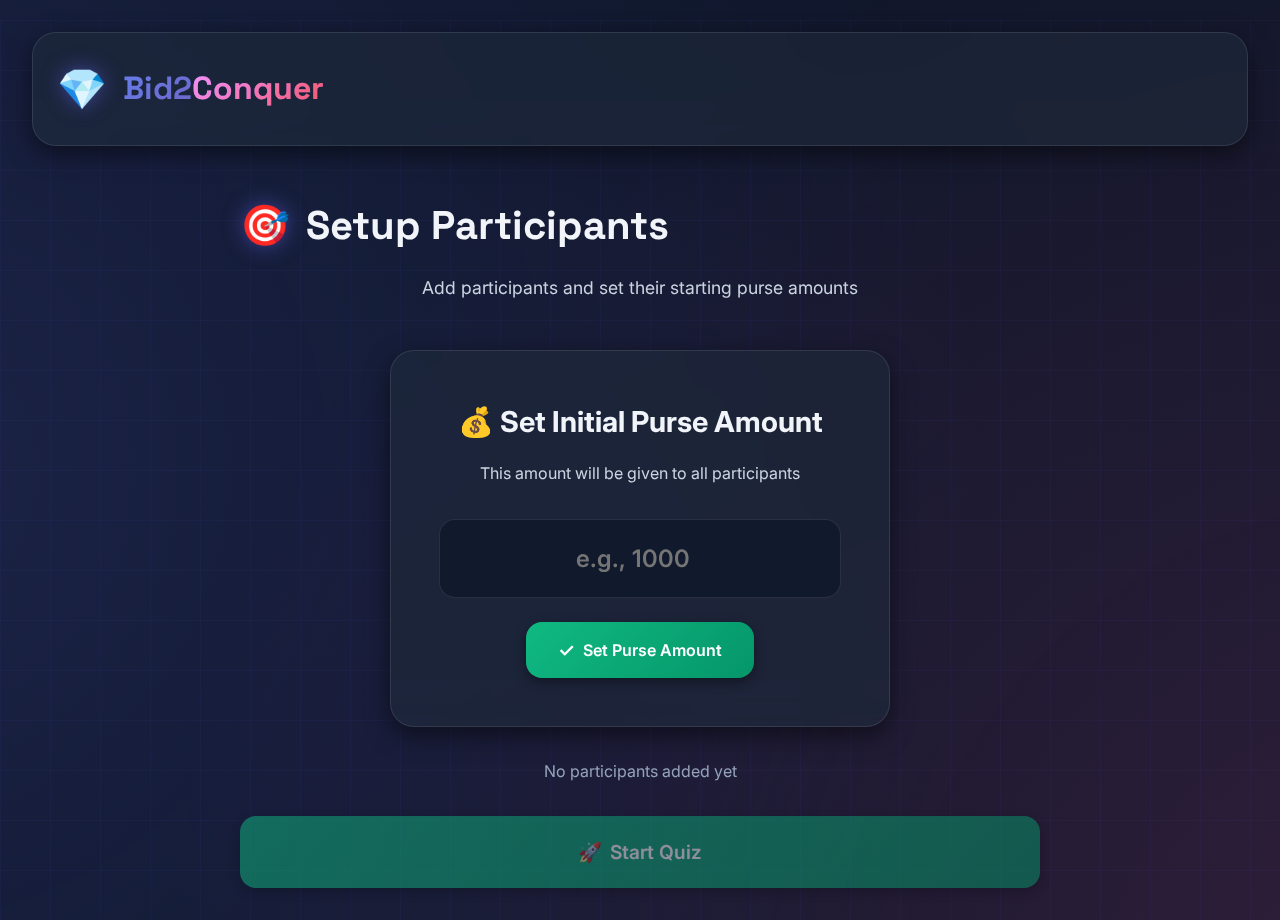
<file: index.html>
<!DOCTYPE html>
<html lang="en">

<head>
    <meta charset="UTF-8">
    <meta name="viewport" content="width=device-width, initial-scale=1.0">
    <title>Bid 2 Conquer Quiz - Auction Your Knowledge</title>
    <meta name="description"
        content="A unique quiz game where participants bid to answer questions and win secret rewards">
    <link rel="stylesheet" href="styles.css">
    <link rel="preconnect" href="https://fonts.googleapis.com">
    <link rel="preconnect" href="https://fonts.gstatic.com" crossorigin>
    <link
        href="https://fonts.googleapis.com/css2?family=Inter:wght@300;400;500;600;700;800&family=Space+Grotesk:wght@700&display=swap"
        rel="stylesheet">
</head>

<body>
    <!-- Background Effects -->
    <div class="bg-gradient"></div>
    <div class="bg-grid"></div>

    <!-- Main Container -->
    <div class="container">
        <!-- Header -->
        <header class="header">
            <div class="logo">
                <div class="logo-icon">💎</div>
                <h1>Bid2<span>Conquer</span></h1>
            </div>
            <div class="header-stats" id="headerStats"></div>
        </header>

        <!-- Setup View -->
        <section id="setupView" class="view active">
            <div class="setup-container">
                <div class="setup-header">
                    <h2 class="section-title">
                        <span class="title-icon">🎯</span>
                        Setup Participants
                    </h2>
                    <p class="section-description">Add participants and set their starting purse amounts</p>
                </div>

                <!-- Global Purse Amount -->
                <div class="purse-setup" id="purseSetup">
                    <div class="purse-card">
                        <h3>💰 Set Initial Purse Amount</h3>
                        <p class="purse-description">This amount will be given to all participants</p>
                        <div class="form-group">
                            <input type="number" id="globalPurseAmount" placeholder="e.g., 1000" min="0" step="100"
                                autofocus>
                        </div>
                        <button class="btn btn-success" onclick="setPurseAmount()">
                            <span class="btn-icon">✓</span>
                            Set Purse Amount
                        </button>
                    </div>
                </div>

                <!-- Participant Names Form (hidden initially) -->
                <div class="participant-form" id="participantForm" style="display: none;">
                    <div class="purse-display">
                        <span class="purse-label">Starting Purse for Each Participant:</span>
                        <span class="purse-value" id="purseDisplay">$0</span>
                        <button class="btn-link" onclick="changePurseAmount()">Change</button>
                    </div>

                    <div class="setup-form">
                        <div class="form-group">
                            <label for="participantName">Participant Name</label>
                            <input type="text" id="participantName" placeholder="Enter participant name"
                                autocomplete="off">
                        </div>
                        <button class="btn btn-primary" onclick="addParticipant()">
                            <span class="btn-icon">➕</span>
                            Add Participant
                        </button>
                    </div>
                </div>

                <div class="participants-list" id="participantsList"></div>

                <button class="btn btn-success btn-large" id="startQuizBtn" onclick="startQuiz()" disabled>
                    <span class="btn-icon">🚀</span>
                    Start Quiz
                </button>
            </div>
        </section>

        <!-- Quiz View -->
        <section id="quizView" class="view">
            <div class="quiz-container">
                <!-- Question Card (Flip Card) -->
                <div class="flip-card" id="flipCard">
                    <div class="flip-card-inner" id="flipCardInner">
                        <!-- Front Side - Question -->
                        <div class="flip-card-front">
                            <div class="question-card">
                                <div class="question-header">
                                    <span class="question-number" id="questionNumber">Question 1</span>
                                    <span class="secret-reward" id="secretRewardFront">
                                        <span class="lock-icon">🔒</span>
                                        Secret Reward
                                    </span>
                                </div>
                                <div class="question-content">
                                    <div class="question-icon">❓</div>
                                    <h2 class="question-text" id="questionText"></h2>
                                </div>

                                <!-- Options Display (shown if visible=true) -->
                                <div class="options-container" id="optionsContainer">
                                    <div class="options-grid" id="optionsGrid">
                                        <!-- Options will be populated by JS -->
                                    </div>
                                    <div class="no-hints" id="noHints" style="display: none;">
                                        <span class="no-hints-icon">🤔</span>
                                        <span class="no-hints-text">No hints for this question!</span>
                                    </div>
                                </div>
                            </div>
                        </div>

                        <!-- Back Side - Answer & Reward -->
                        <div class="flip-card-back">
                            <div class="question-card result-card">
                                <div class="question-header">
                                    <span class="question-number" id="questionNumberBack">Question 1</span>
                                    <span class="secret-reward" id="secretReward">
                                        <span class="lock-icon">🔒</span>
                                        Secret Reward
                                    </span>
                                </div>

                                <!-- Card Body with Reveal Sections -->
                                <div class="card-reveal-content">
                                    <!-- Answer Reveal Section -->
                                    <div class="reveal-box answer-box" id="answerRevealBox"
                                        onclick="revealAnswerOnCard()">
                                        <div class="reveal-box-locked" id="answerLocked">
                                            <div class="reveal-box-icon">👁️</div>
                                            <div class="reveal-box-text">Tap to Reveal Answer</div>
                                        </div>
                                        <div class="reveal-box-content" id="answerContent" style="display: none;">
                                            <div class="result-icon" id="resultIcon">❓</div>
                                            <div class="result-text" id="resultText">Checking...</div>
                                            <div class="correct-answer" id="correctAnswerDisplay"></div>
                                        </div>
                                    </div>

                                    <!-- Reward Reveal Section -->
                                    <div class="reveal-box reward-box" id="rewardRevealBox"
                                        onclick="revealRewardOnCard()">
                                        <div class="reveal-box-locked" id="rewardLocked">
                                            <div class="reveal-box-icon">🎁</div>
                                            <div class="reveal-box-text">Tap to Reveal Reward</div>
                                        </div>
                                        <div class="reveal-box-content" id="rewardContent" style="display: none;">
                                            <div class="reward-amount-icon">🪙</div>
                                            <div class="reward-amount" id="rewardAmount">$0</div>
                                        </div>
                                    </div>
                                </div>

                                <!-- Next Question Button (shown after both reveals) -->
                                <div class="card-continue" id="cardContinueBtn" style="display: none;">
                                    <button class="btn btn-success btn-large" onclick="submitResult()"
                                        id="nextQuestionCardBtn">
                                        <span class="btn-icon">➡️</span>
                                        Next Question
                                    </button>
                                </div>
                            </div>
                        </div>
                    </div>
                </div>

                <!-- Bid Winner Entry -->
                <div class="bid-entry-section">
                    <h3 class="section-subtitle">
                        <span class="icon">💰</span>
                        Enter Bid Winner (Offline Bidding)
                    </h3>

                    <div class="bid-entry-form">
                        <div class="form-row">
                            <div class="form-group">
                                <label for="bidWinner">Bid Winner</label>
                                <select id="bidWinner" onchange="updateWinnerPurse()">
                                    <option value="">Select winner...</option>
                                </select>
                            </div>
                            <div class="form-group">
                                <label for="winnerBidAmount">Bid Amount</label>
                                <input type="number" id="winnerBidAmount" placeholder="Enter bid amount" min="1"
                                    step="10">
                            </div>
                        </div>
                        <div class="winner-purse" id="winnerPurse"></div>
                        <div class="form-row" id="rewardEntryRow" style="display: none; margin-top:10px;">
                            <div class="form-group">
                                <label for="rewardGivenAmount">Reward Given (optional)</label>
                                <input type="number" id="rewardGivenAmount" placeholder="Enter reward amount" min="0" step="10">
                            </div>
                            <div class="form-group">
                                <label>&nbsp;</label>
                                <button class="btn btn-success" id="submitResultBtn" onclick="submitResult()">
                                    <span class="btn-icon">✓</span>
                                    Submit Result
                                </button>
                            </div>
                        </div>
                    </div>
                </div>

                <!-- NOTE: Answer entry removed per new flow. Host will flip card, reveal answer/reward, then enter winner/bid/reward and submit result. -->
            </div>
        </section>

        <!-- Leaderboard View -->
        <section id="leaderboardView" class="view">
            <div class="leaderboard-container">
                <div class="leaderboard-header">
                    <h2 class="section-title">
                        <span class="title-icon">🏆</span>
                        Leaderboard
                    </h2>
                    <div class="search-box">
                        <input type="text" id="searchParticipant" placeholder="Search participant..."
                            oninput="filterLeaderboard()">
                        <span class="search-icon">🔍</span>
                    </div>
                </div>

                <div class="stats-grid">
                    <div class="stat-card">
                        <div class="stat-icon">👥</div>
                        <div class="stat-info">
                            <span class="stat-label">Total Participants</span>
                            <span class="stat-value" id="totalParticipants">0</span>
                        </div>
                    </div>
                    <div class="stat-card">
                        <div class="stat-icon">❓</div>
                        <div class="stat-info">
                            <span class="stat-label">Questions Answered</span>
                            <span class="stat-value" id="questionsAnswered">0</span>
                        </div>
                    </div>
                    <div class="stat-card">
                        <div class="stat-icon">🪙</div>
                        <div class="stat-info">
                            <span class="stat-label">Total Rewards</span>
                            <span class="stat-value" id="totalRewards">$0</span>
                        </div>
                    </div>
                </div>

                <div class="leaderboard-table" id="leaderboardTable"></div>

                <button class="btn btn-primary btn-large" onclick="nextQuestion()">
                    <span class="btn-icon">➡️</span>
                    Next Question
                </button>
            </div>
        </section>
    </div>

    <!-- Toast Notifications -->
    <div id="toastContainer" class="toast-container"></div>

    <script src="script.js"></script>
</body>

</html>
</file>
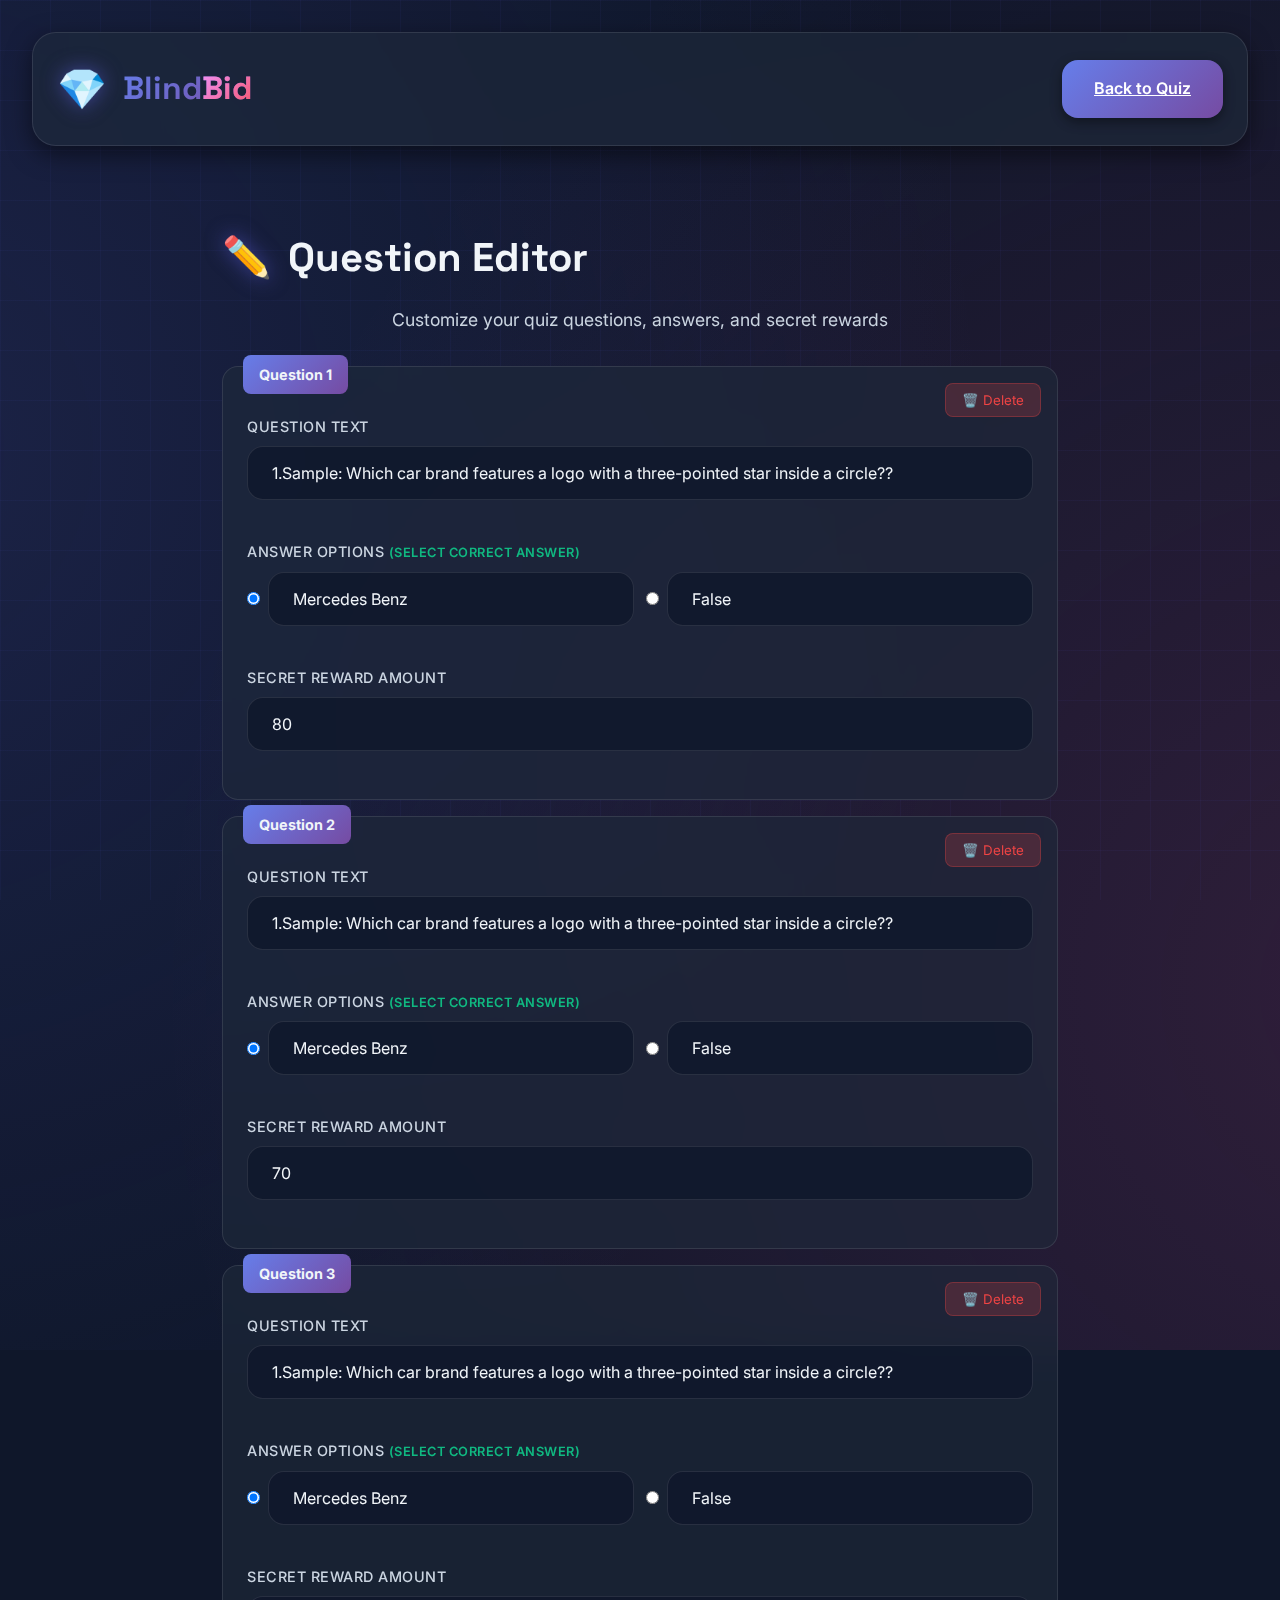
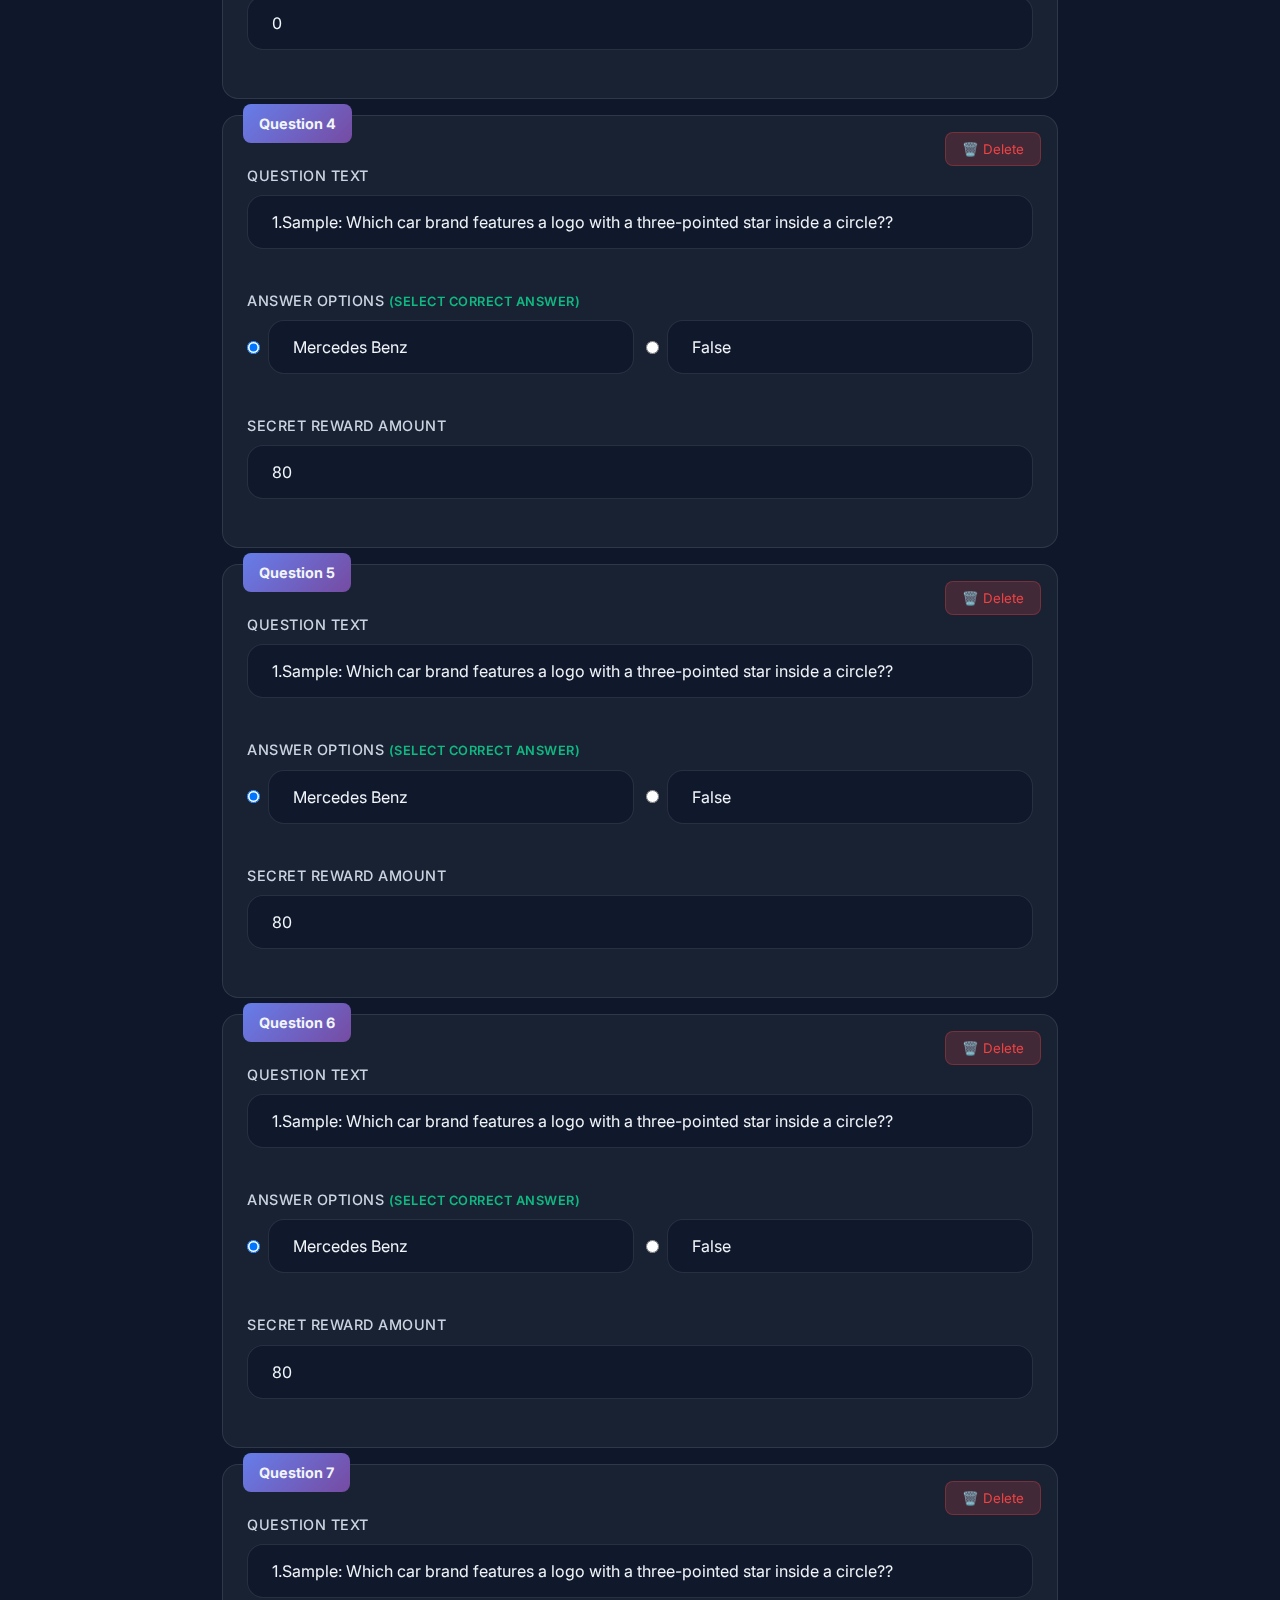
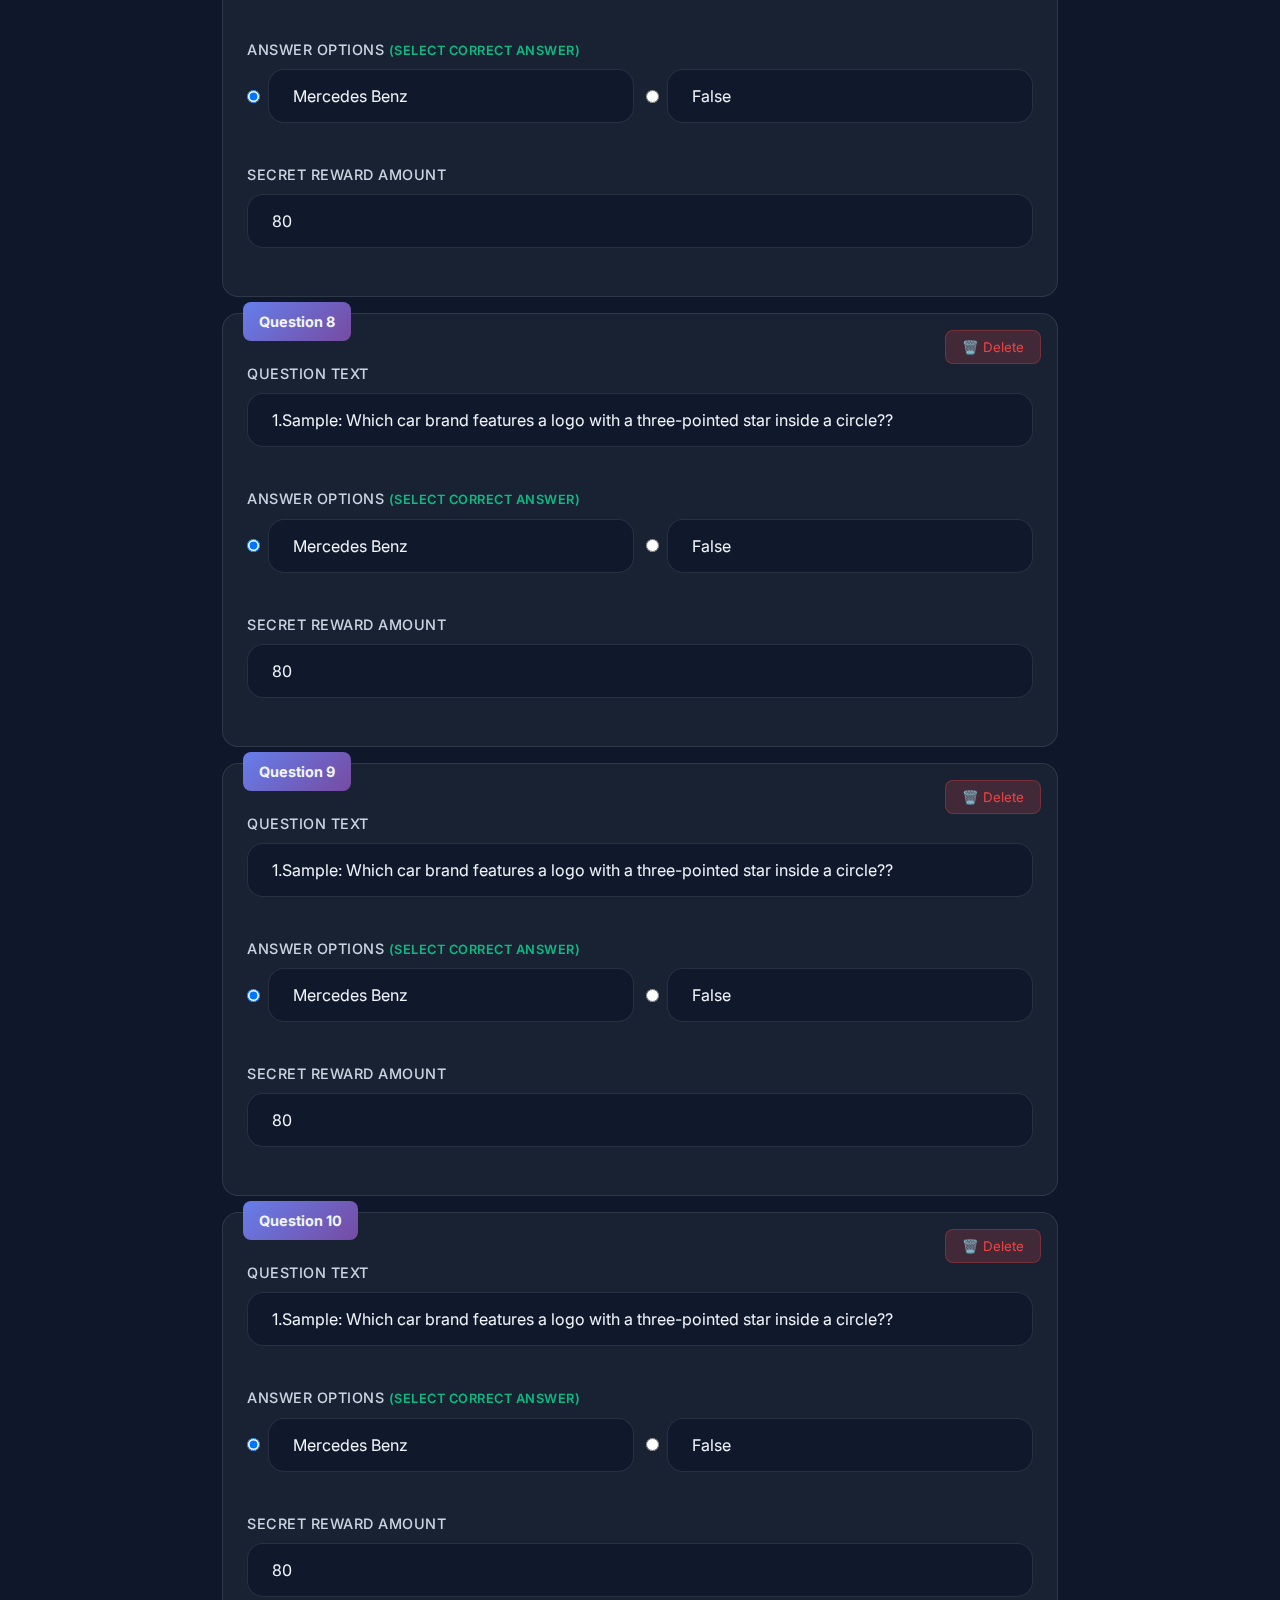
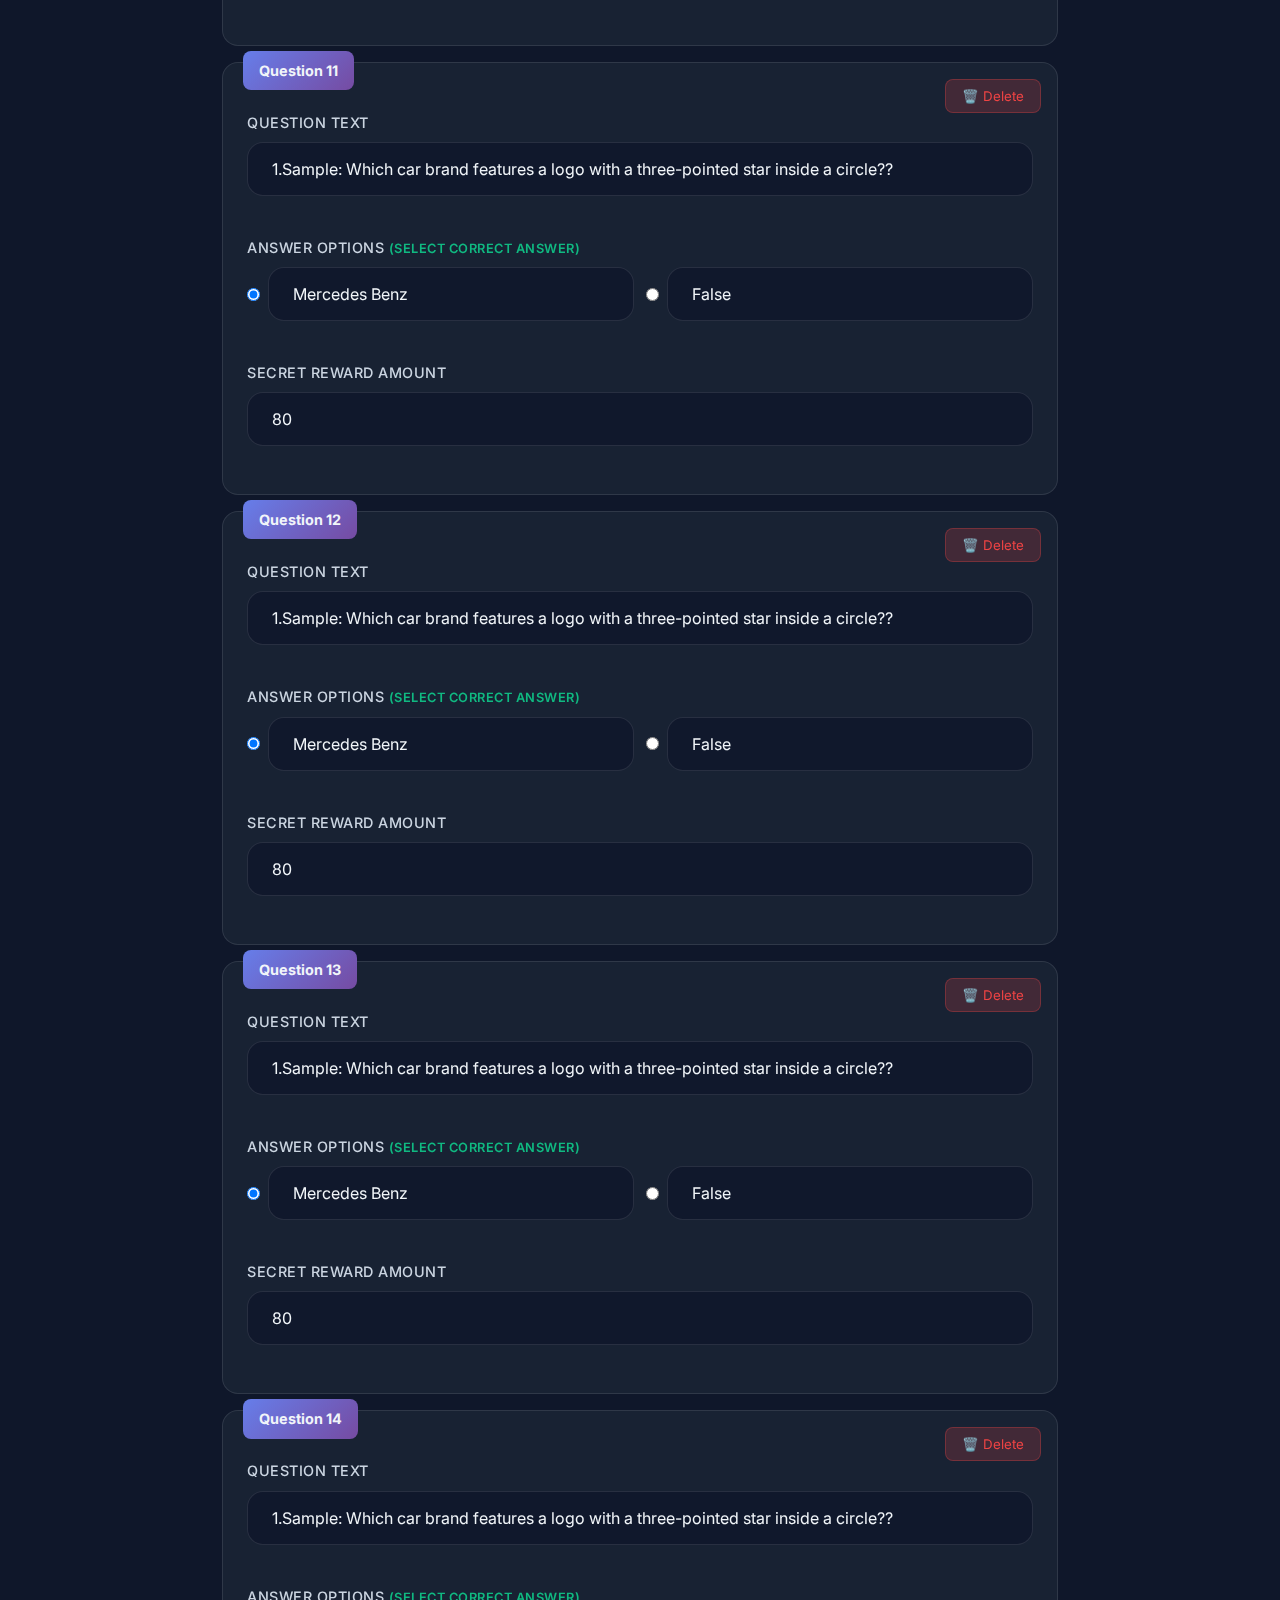
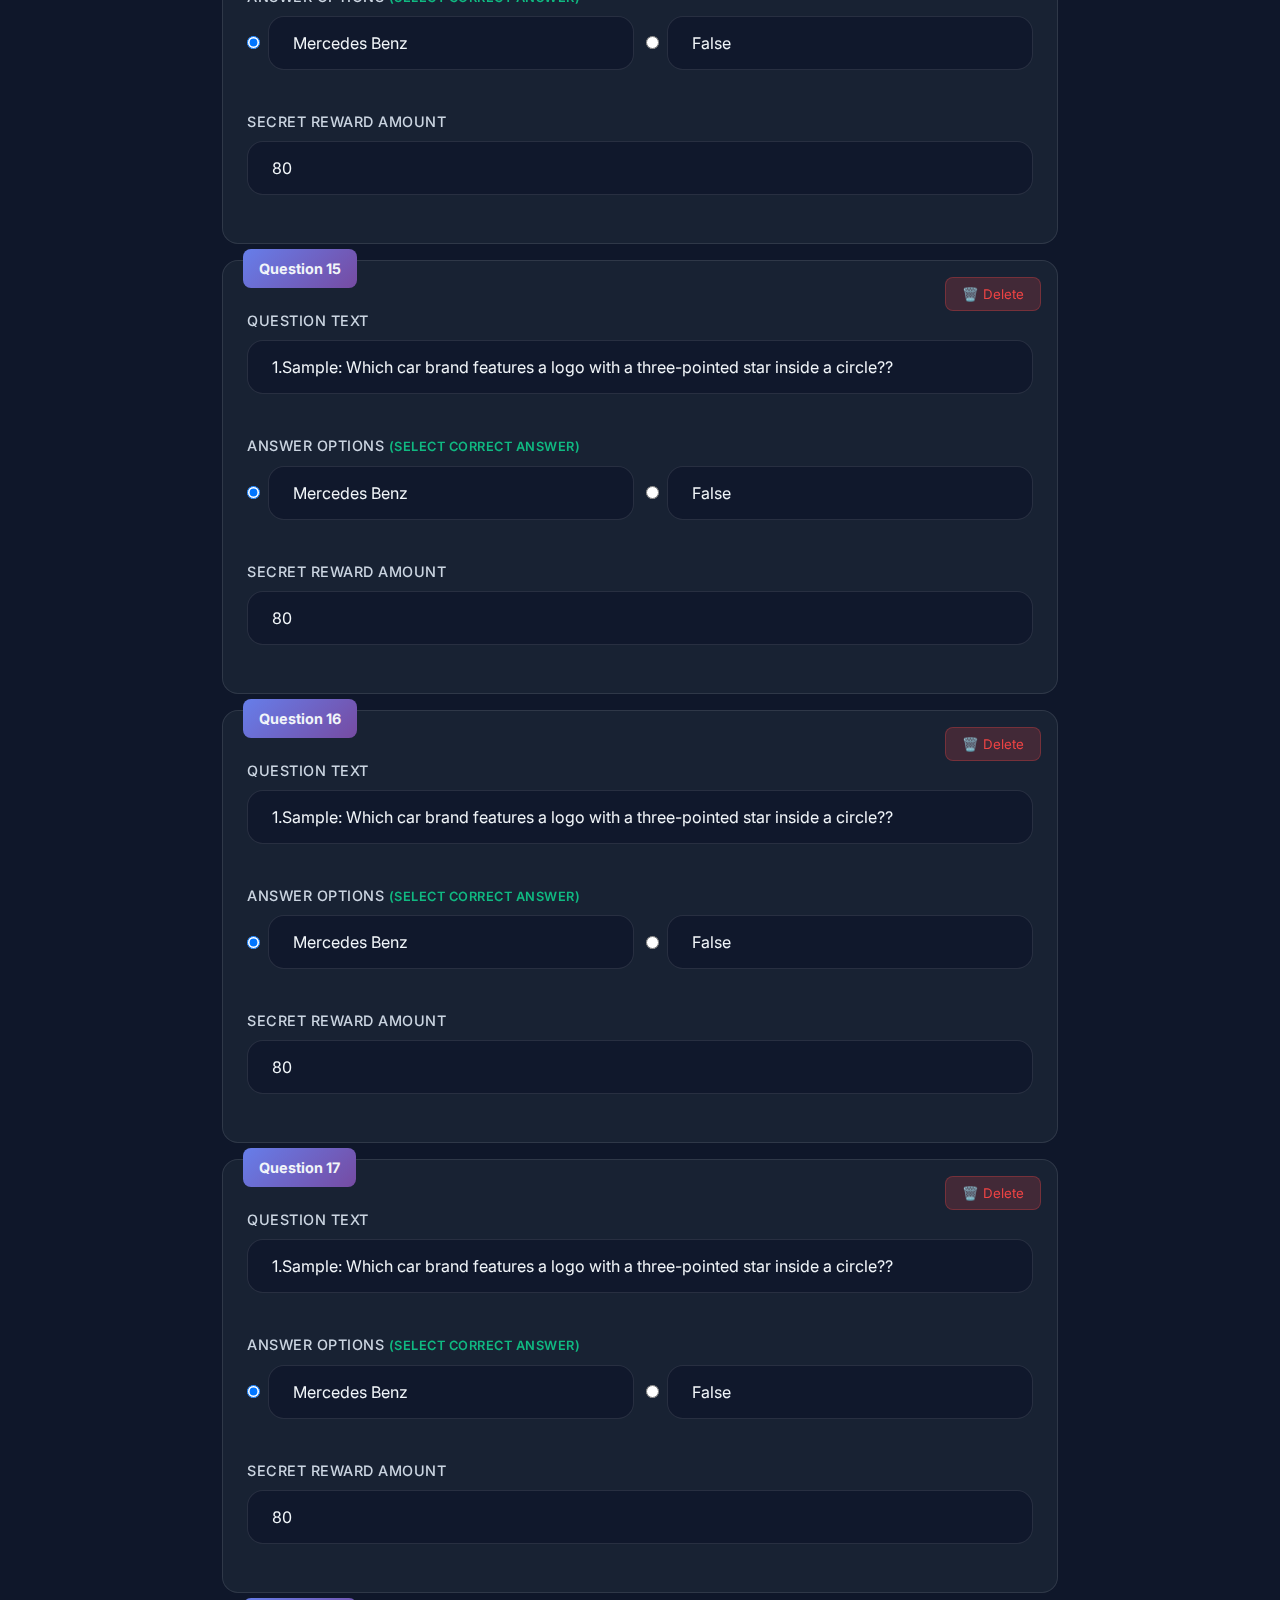
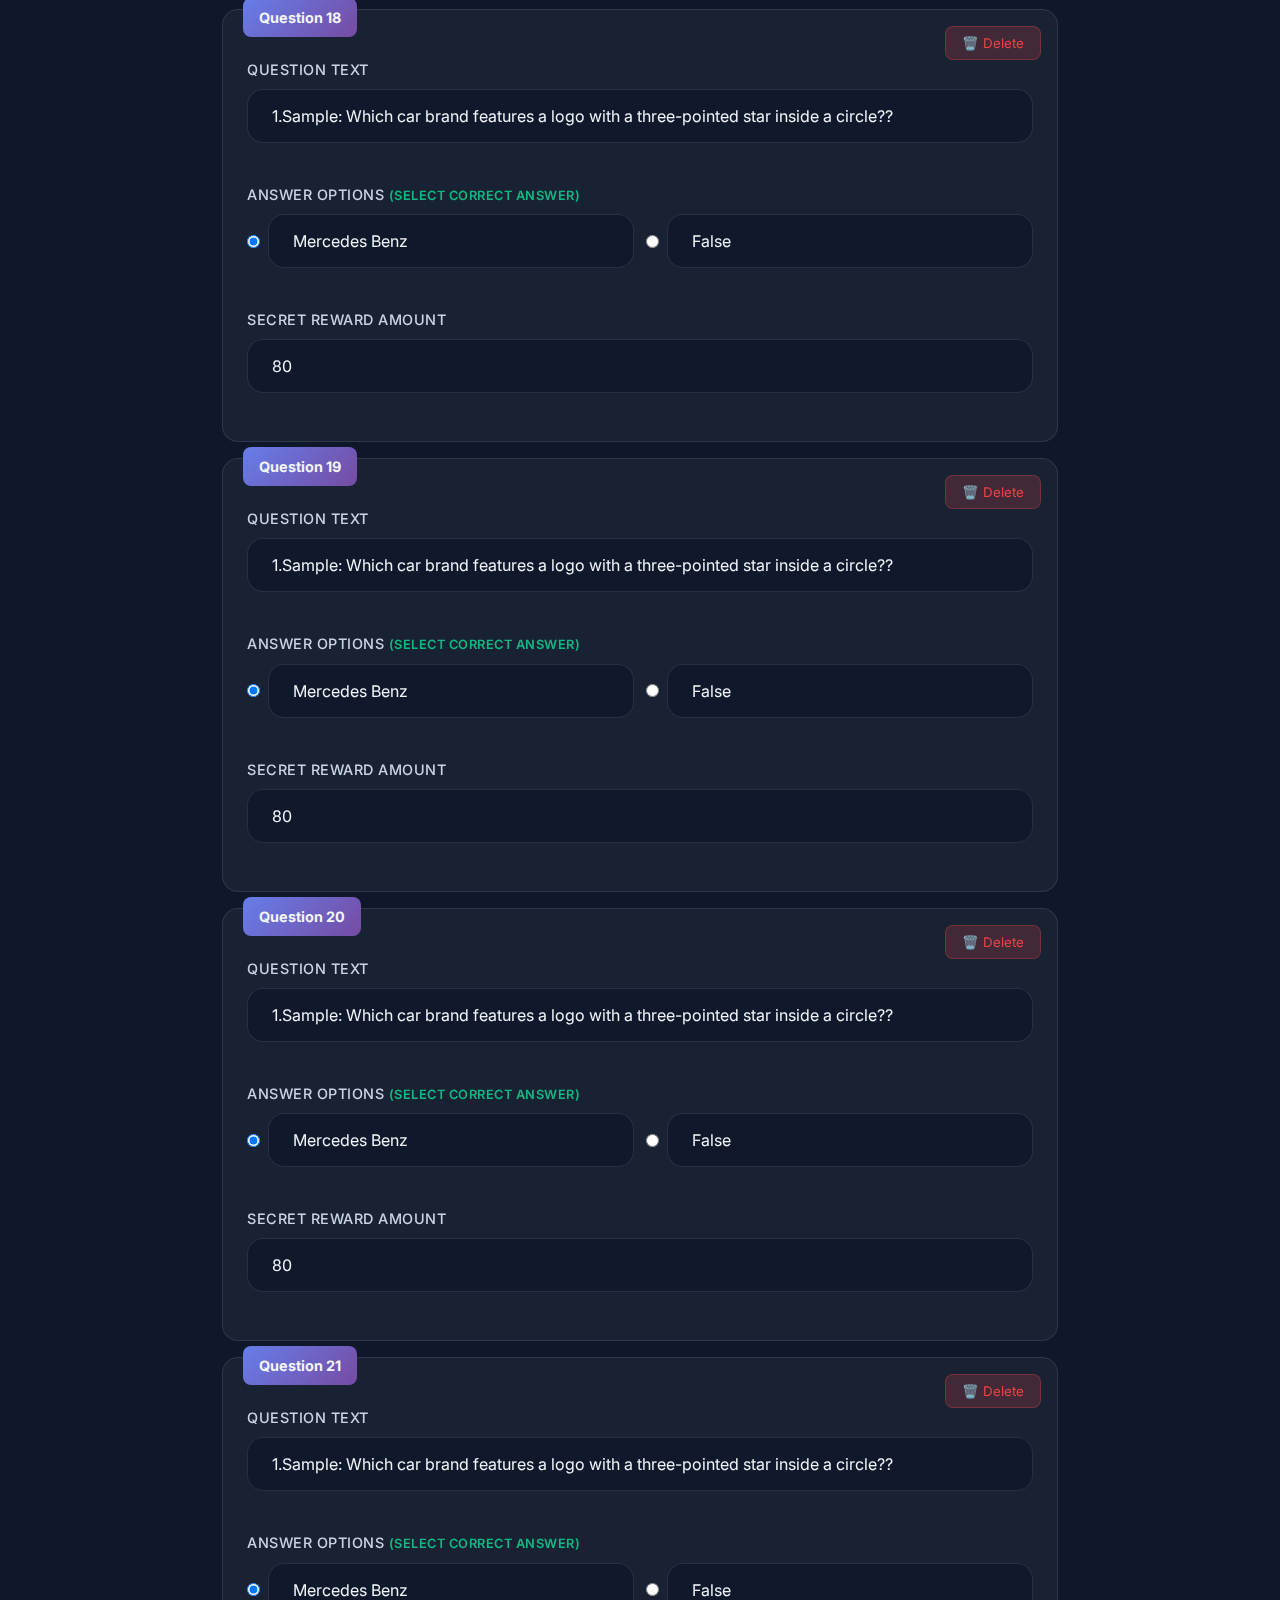
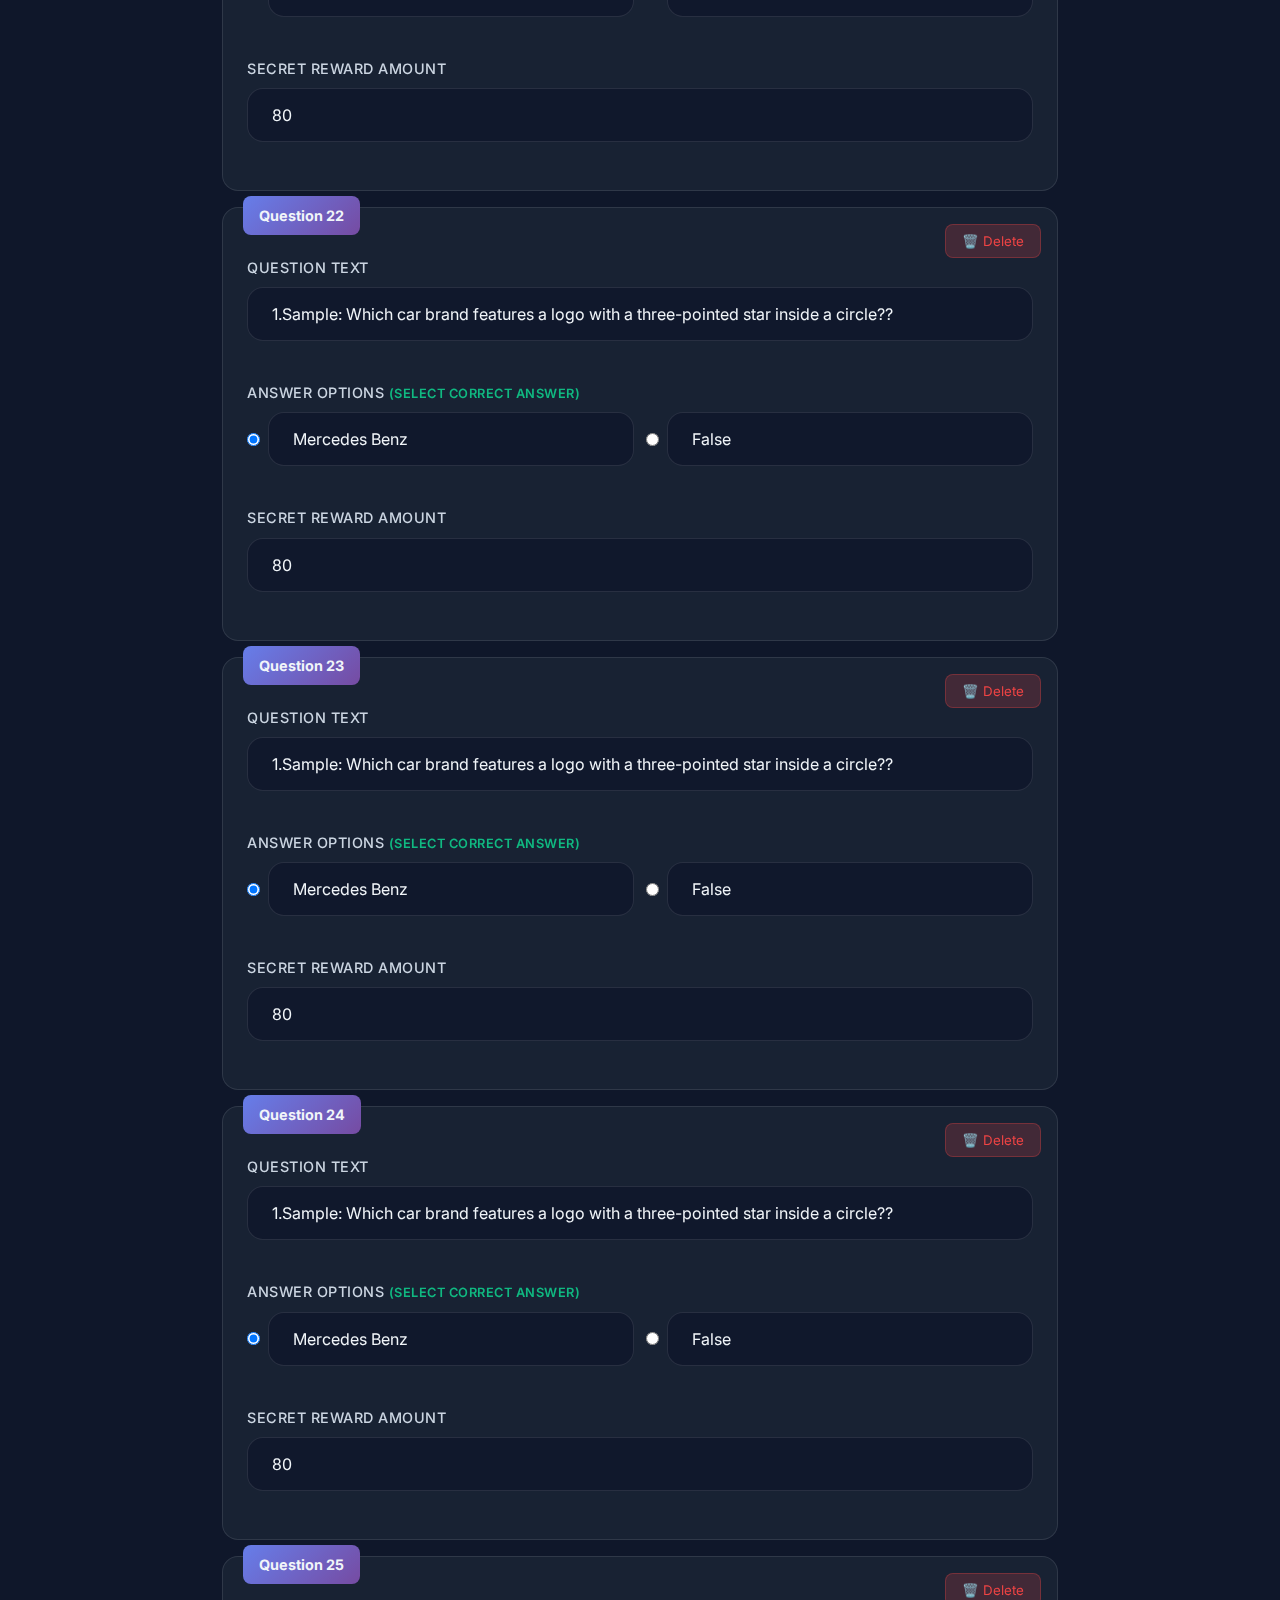
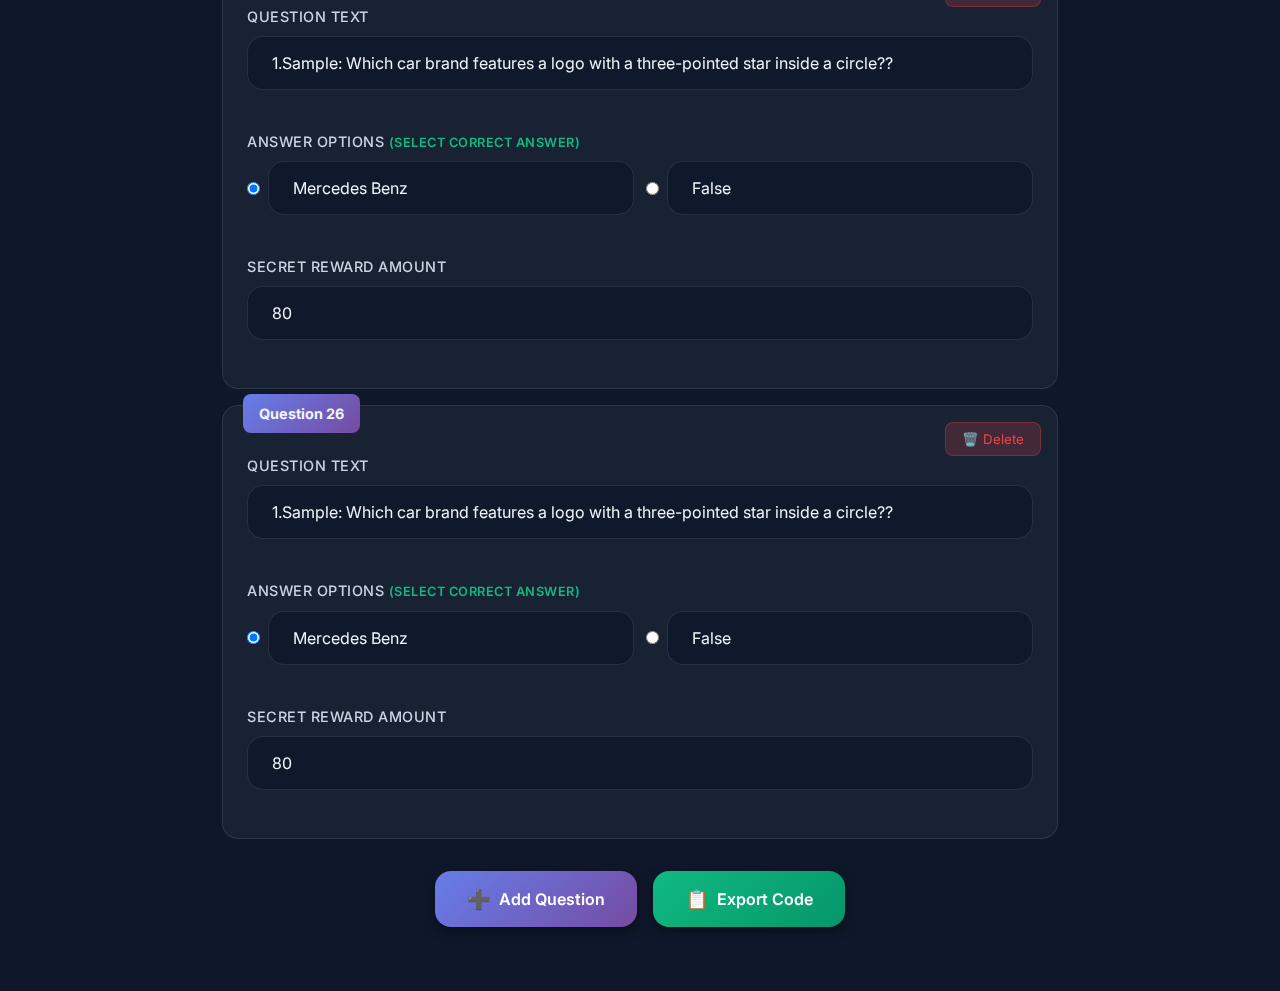
<file: editor.html>
<!DOCTYPE html>
<html lang="en">

<head>
    <meta charset="UTF-8">
    <meta name="viewport" content="width=device-width, initial-scale=1.0">
    <title>Quiz Question Editor - Bid 2 Conquer Quiz</title>
    <meta name="description" content="Customize quiz questions, answers, and rewards for Bid 2 Conquer Quiz">
    <link rel="stylesheet" href="styles.css">
    <link rel="preconnect" href="https://fonts.googleapis.com">
    <link rel="preconnect" href="https://fonts.gstatic.com" crossorigin>
    <link
        href="https://fonts.googleapis.com/css2?family=Inter:wght@300;400;500;600;700;800&family=Space+Grotesk:wght@700&display=swap"
        rel="stylesheet">
    <style>
        .editor-container {
            max-width: 900px;
            margin: 0 auto;
            padding: 2rem;
        }

        .question-editor {
            background: rgba(30, 41, 59, 0.6);
            backdrop-filter: blur(20px);
            padding: 1.5rem;
            border-radius: 1rem;
            border: 1px solid rgba(255, 255, 255, 0.1);
            margin-bottom: 1rem;
            position: relative;
        }

        .question-number-badge {
            position: absolute;
            top: -12px;
            left: 20px;
            background: var(--gradient-primary);
            padding: 0.5rem 1rem;
            border-radius: 0.5rem;
            font-weight: 700;
            font-size: 0.9rem;
        }

        .delete-btn {
            position: absolute;
            top: 1rem;
            right: 1rem;
            background: rgba(239, 68, 68, 0.2);
            border: 1px solid rgba(239, 68, 68, 0.3);
            color: var(--danger);
            padding: 0.5rem 1rem;
            border-radius: 0.5rem;
            cursor: pointer;
            transition: all 0.3s ease;
            font-family: 'Inter', sans-serif;
        }

        .delete-btn:hover {
            background: var(--danger);
            color: white;
        }

        .editor-grid {
            display: grid;
            gap: 1rem;
            margin-top: 1.5rem;
        }

        .options-grid {
            display: grid;
            grid-template-columns: repeat(2, 1fr);
            gap: 0.75rem;
        }

        .option-input-wrapper {
            display: flex;
            gap: 0.5rem;
            align-items: center;
        }

        .option-input-wrapper input[type="radio"] {
            width: auto;
            cursor: pointer;
        }

        .correct-label {
            color: var(--success);
            font-size: 0.8rem;
            font-weight: 600;
            text-transform: uppercase;
        }

        .actions {
            display: flex;
            gap: 1rem;
            margin-top: 2rem;
            justify-content: center;
        }

        .export-section {
            background: rgba(16, 185, 129, 0.1);
            border: 1px solid rgba(16, 185, 129, 0.3);
            padding: 1.5rem;
            border-radius: 1rem;
            margin-top: 2rem;
        }

        .code-output {
            background: rgba(15, 23, 42, 0.8);
            padding: 1rem;
            border-radius: 0.5rem;
            font-family: 'Courier New', monospace;
            font-size: 0.9rem;
            color: var(--success);
            max-height: 300px;
            overflow-y: auto;
            white-space: pre;
            margin-top: 1rem;
        }

        @media (max-width: 768px) {
            .options-grid {
                grid-template-columns: 1fr;
            }
        }
    </style>
</head>

<body>
    <div class="bg-gradient"></div>
    <div class="bg-grid"></div>

    <div class="container">
        <header class="header">
            <div class="logo">
                <div class="logo-icon">💎</div>
                <h1>Blind<span>Bid</span></h1>
            </div>
            <a href="index.html" class="btn btn-primary">Back to Quiz</a>
        </header>

        <div class="editor-container">
            <div class="setup-header" style="text-align: center; margin-bottom: 2rem;">
                <h2 class="section-title">
                    <span class="title-icon">✏️</span>
                    Question Editor
                </h2>
                <p class="section-description">Customize your quiz questions, answers, and secret rewards</p>
            </div>

            <div id="questionsContainer"></div>

            <div class="actions">
                <button class="btn btn-primary" onclick="addQuestion()">
                    <span class="btn-icon">➕</span>
                    Add Question
                </button>
                <button class="btn btn-success" onclick="exportQuestions()">
                    <span class="btn-icon">📋</span>
                    Export Code
                </button>
            </div>

            <div class="export-section" id="exportSection" style="display: none;">
                <h3 style="margin-top: 0;">Copy this code:</h3>
                <p style="color: var(--text-secondary); font-size: 0.9rem;">
                    Replace the <code>quizQuestions</code> array in script.js with this code (around line 10)
                </p>
                <button class="btn btn-warning" onclick="copyCode()" style="margin-bottom: 1rem;">
                    <span class="btn-icon">📄</span>
                    Copy to Clipboard
                </button>
                <div class="code-output" id="codeOutput"></div>
            </div>
        </div>
    </div>

    <div id="toastContainer" class="toast-container"></div>

    <script src="script.js"></script>
    <script>
        let editorQuestions = [];

        // Load existing questions or create default
        function initEditor() {
            if (quizQuestions && quizQuestions.length > 0) {
                editorQuestions = JSON.parse(JSON.stringify(quizQuestions));
            } else {
                editorQuestions = [{
                    question: "",
                    options: ["", "", "", ""],
                    correct: 0,
                    reward: 500
                }];
            }
            renderQuestions();
        }

        function addQuestion() {
            editorQuestions.push({
                question: "",
                options: ["", "", "", ""],
                correct: 0,
                reward: 500
            });
            renderQuestions();
        }

        function deleteQuestion(index) {
            if (editorQuestions.length <= 1) {
                showToast('Cannot Delete', 'You must have at least one question', 'warning');
                return;
            }
            if (confirm('Delete this question?')) {
                editorQuestions.splice(index, 1);
                renderQuestions();
            }
        }

        function updateQuestion(index, field, value) {
            editorQuestions[index][field] = value;
        }

        function updateOption(qIndex, optIndex, value) {
            editorQuestions[qIndex].options[optIndex] = value;
        }

        function setCorrectAnswer(qIndex, optIndex) {
            editorQuestions[qIndex].correct = optIndex;
            renderQuestions();
        }

        function renderQuestions() {
            const container = document.getElementById('questionsContainer');
            container.innerHTML = editorQuestions.map((q, i) => `
                <div class="question-editor">
                    <span class="question-number-badge">Question ${i + 1}</span>
                    ${editorQuestions.length > 1 ? `<button class="delete-btn" onclick="deleteQuestion(${i})">🗑️ Delete</button>` : ''}
                    
                    <div class="editor-grid">
                        <div class="form-group">
                            <label>Question Text</label>
                            <input type="text" 
                                   value="${q.question}" 
                                   onchange="updateQuestion(${i}, 'question', this.value)"
                                   placeholder="Enter your question...">
                        </div>
                        
                        <div class="form-group">
                            <label>Answer Options <span class="correct-label">(Select correct answer)</span></label>
                            <div class="options-grid">
                                ${q.options.map((opt, j) => `
                                    <div class="option-input-wrapper">
                                        <input type="radio" 
                                               name="correct-${i}" 
                                               ${q.correct === j ? 'checked' : ''}
                                               onchange="setCorrectAnswer(${i}, ${j})"
                                               title="Mark as correct">
                                        <input type="text" 
                                               value="${opt}" 
                                               onchange="updateOption(${i}, ${j}, this.value)"
                                               placeholder="Option ${j + 1}"
                                               style="flex: 1;">
                                    </div>
                                `).join('')}
                            </div>
                        </div>
                        
                        <div class="form-group">
                            <label>Secret Reward Amount</label>
                            <input type="number" 
                                   value="${q.reward}" 
                                   onchange="updateQuestion(${i}, 'reward', parseInt(this.value))"
                                   min="0"
                                   step="50"
                                   placeholder="e.g., 500">
                        </div>
                    </div>
                </div>
            `).join('');
        }

        function exportQuestions() {
            const code = `const quizQuestions = ${JSON.stringify(editorQuestions, null, 4)};`;
            document.getElementById('codeOutput').textContent = code;
            document.getElementById('exportSection').style.display = 'block';
            document.getElementById('exportSection').scrollIntoView({ behavior: 'smooth' });
        }

        function copyCode() {
            const code = document.getElementById('codeOutput').textContent;
            navigator.clipboard.writeText(code).then(() => {
                showToast('Copied!', 'Code copied to clipboard. Paste it in script.js', 'success');
            }).catch(() => {
                showToast('Copy Failed', 'Please manually copy the code', 'error');
            });
        }

        // Initialize on load
        document.addEventListener('DOMContentLoaded', initEditor);
    </script>
</body>

</html>
</file>
<file: styles.css>
/* ==================== CSS Reset & Variables ==================== */
* {
    margin: 0;
    padding: 0;
    box-sizing: border-box;
}

:root {
    /* Color Palette */
    --primary: #6366f1;
    --primary-light: #818cf8;
    --primary-dark: #4f46e5;
    --secondary: #ec4899;
    --secondary-light: #f472b6;
    --success: #10b981;
    --warning: #f59e0b;
    --danger: #ef4444;

    /* Neutral Colors */
    --bg-primary: #0f172a;
    --bg-secondary: #1e293b;
    --bg-tertiary: #334155;
    --text-primary: #f1f5f9;
    --text-secondary: #cbd5e1;
    --text-muted: #94a3b8;

    /* Gradients */
    --gradient-primary: linear-gradient(135deg, #667eea 0%, #764ba2 100%);
    --gradient-secondary: linear-gradient(135deg, #f093fb 0%, #f5576c 100%);
    --gradient-success: linear-gradient(135deg, #4facfe 0%, #00f2fe 100%);
    --gradient-gold: linear-gradient(135deg, #ffd89b 0%, #19547b 100%);

    /* Shadows */
    --shadow-sm: 0 2px 4px rgba(0, 0, 0, 0.3);
    --shadow-md: 0 4px 12px rgba(0, 0, 0, 0.4);
    --shadow-lg: 0 8px 24px rgba(0, 0, 0, 0.5);
    --shadow-glow: 0 0 20px rgba(99, 102, 241, 0.3);

    /* Spacing */
    --spacing-xs: 0.5rem;
    --spacing-sm: 1rem;
    --spacing-md: 1.5rem;
    --spacing-lg: 2rem;
    --spacing-xl: 3rem;

    /* Border Radius */
    --radius-sm: 0.5rem;
    --radius-md: 1rem;
    --radius-lg: 1.5rem;
    --radius-xl: 2rem;

    /* Transitions */
    --transition-fast: 0.2s ease;
    --transition-base: 0.3s ease;
    --transition-slow: 0.5s ease;
}

/* ==================== Base Styles ==================== */
body {
    font-family: 'Inter', -apple-system, BlinkMacSystemFont, 'Segoe UI', Roboto, sans-serif;
    background: var(--bg-primary);
    color: var(--text-primary);
    line-height: 1.6;
    overflow-x: hidden;
    min-height: 100vh;
    position: relative;
}

/* Background Effects */
.bg-gradient {
    position: fixed;
    top: -50%;
    left: -50%;
    width: 200%;
    height: 200%;
    background: radial-gradient(circle at 20% 50%, rgba(99, 102, 241, 0.15) 0%, transparent 50%),
        radial-gradient(circle at 80% 80%, rgba(236, 72, 153, 0.15) 0%, transparent 50%);
    animation: gradientShift 20s ease infinite;
    pointer-events: none;
    z-index: 0;
}

.bg-grid {
    position: fixed;
    top: 0;
    left: 0;
    width: 100%;
    height: 100%;
    background-image:
        linear-gradient(rgba(99, 102, 241, 0.05) 1px, transparent 1px),
        linear-gradient(90deg, rgba(99, 102, 241, 0.05) 1px, transparent 1px);
    background-size: 50px 50px;
    pointer-events: none;
    z-index: 0;
}

@keyframes gradientShift {

    0%,
    100% {
        transform: translate(0, 0) rotate(0deg);
    }

    50% {
        transform: translate(-10%, -10%) rotate(180deg);
    }
}

.container {
    max-width: 1400px;
    margin: 0 auto;
    padding: var(--spacing-lg);
    position: relative;
    z-index: 1;
}

/* ==================== Header ==================== */
.header {
    display: flex;
    justify-content: space-between;
    align-items: center;
    margin-bottom: var(--spacing-xl);
    padding: var(--spacing-md);
    background: rgba(30, 41, 59, 0.6);
    backdrop-filter: blur(20px);
    border-radius: var(--radius-lg);
    border: 1px solid rgba(255, 255, 255, 0.1);
    box-shadow: var(--shadow-lg);
}

.logo {
    display: flex;
    align-items: center;
    gap: var(--spacing-sm);
}

.logo-icon {
    font-size: 2.5rem;
    filter: drop-shadow(0 0 10px rgba(99, 102, 241, 0.5));
    animation: float 3s ease-in-out infinite;
}

@keyframes float {

    0%,
    100% {
        transform: translateY(0);
    }

    50% {
        transform: translateY(-10px);
    }
}

.logo h1 {
    font-family: 'Space Grotesk', sans-serif;
    font-size: 2rem;
    font-weight: 700;
    background: var(--gradient-primary);
    -webkit-background-clip: text;
    -webkit-text-fill-color: transparent;
    background-clip: text;
}

.logo h1 span {
    background: var(--gradient-secondary);
    -webkit-background-clip: text;
    -webkit-text-fill-color: transparent;
    background-clip: text;
}

.header-stats {
    display: flex;
    gap: var(--spacing-md);
    font-size: 0.9rem;
}

/* ==================== Views ==================== */
.view {
    display: none;
    animation: fadeIn 0.5s ease;
}

.view.active {
    display: block;
}

@keyframes fadeIn {
    from {
        opacity: 0;
        transform: translateY(20px);
    }

    to {
        opacity: 1;
        transform: translateY(0);
    }
}

/* ==================== Section Titles ==================== */
.section-title {
    font-family: 'Space Grotesk', sans-serif;
    font-size: 2.5rem;
    font-weight: 700;
    margin-bottom: var(--spacing-sm);
    display: flex;
    align-items: center;
    gap: var(--spacing-sm);
}

.title-icon {
    font-size: 2.5rem;
    filter: drop-shadow(0 0 10px rgba(99, 102, 241, 0.5));
}

.section-description {
    color: var(--text-secondary);
    font-size: 1.1rem;
    margin-bottom: var(--spacing-lg);
}

/* ==================== Setup View ==================== */
.purse-setup {
    margin-bottom: var(--spacing-lg);
}

.purse-card {
    background: rgba(30, 41, 59, 0.6);
    backdrop-filter: blur(20px);
    padding: var(--spacing-xl);
    border-radius: var(--radius-lg);
    border: 1px solid rgba(255, 255, 255, 0.1);
    box-shadow: var(--shadow-lg);
    text-align: center;
    max-width: 500px;
    margin: 0 auto;
}

.purse-card h3 {
    font-size: 1.8rem;
    margin-bottom: var(--spacing-sm);
}

.purse-description {
    color: var(--text-secondary);
    margin-bottom: var(--spacing-lg);
    font-size: 1rem;
}

.purse-card .form-group input {
    text-align: center;
    font-size: 1.5rem;
    font-weight: 600;
    padding: var(--spacing-md);
}

.purse-display {
    background: rgba(16, 185, 129, 0.1);
    border: 1px solid rgba(16, 185, 129, 0.3);
    padding: var(--spacing-md);
    border-radius: var(--radius-md);
    margin-bottom: var(--spacing-lg);
    display: flex;
    align-items: center;
    justify-content: center;
    gap: var(--spacing-sm);
    flex-wrap: wrap;
}

.purse-label {
    color: var(--text-secondary);
    font-size: 0.95rem;
}

.purse-value {
    color: var(--success);
    font-size: 1.5rem;
    font-weight: 700;
}

.btn-link {
    background: none;
    border: none;
    color: var(--primary-light);
    cursor: pointer;
    font-size: 0.9rem;
    text-decoration: underline;
    padding: 0;
    font-family: 'Inter', sans-serif;
    transition: color var(--transition-fast);
}

.btn-link:hover {
    color: var(--primary);
}

.participant-form {
    animation: fadeIn 0.5s ease;
}

.setup-container {
    max-width: 800px;
    margin: 0 auto;
}

.setup-header {
    text-align: center;
    margin-bottom: var(--spacing-xl);
}

.setup-form {
    background: rgba(30, 41, 59, 0.6);
    backdrop-filter: blur(20px);
    padding: var(--spacing-lg);
    border-radius: var(--radius-lg);
    border: 1px solid rgba(255, 255, 255, 0.1);
    box-shadow: var(--shadow-lg);
    margin-bottom: var(--spacing-lg);
}

.form-group {
    margin-bottom: var(--spacing-md);
}

.form-group label {
    display: block;
    margin-bottom: var(--spacing-xs);
    color: var(--text-secondary);
    font-weight: 500;
    font-size: 0.9rem;
    text-transform: uppercase;
    letter-spacing: 0.5px;
}

.form-group input,
.form-group select {
    width: 100%;
    padding: var(--spacing-sm) var(--spacing-md);
    background: rgba(15, 23, 42, 0.8);
    border: 1px solid rgba(255, 255, 255, 0.1);
    border-radius: var(--radius-md);
    color: var(--text-primary);
    font-size: 1rem;
    font-family: 'Inter', sans-serif;
    transition: all var(--transition-base);
}

.form-group input:focus,
.form-group select:focus {
    outline: none;
    border-color: var(--primary);
    box-shadow: 0 0 0 3px rgba(99, 102, 241, 0.1);
}

/* ==================== Buttons ==================== */
.btn {
    padding: var(--spacing-sm) var(--spacing-lg);
    border: none;
    border-radius: var(--radius-md);
    font-size: 1rem;
    font-weight: 600;
    font-family: 'Inter', sans-serif;
    cursor: pointer;
    transition: all var(--transition-base);
    display: inline-flex;
    align-items: center;
    gap: var(--spacing-xs);
    position: relative;
    overflow: hidden;
}

.btn::before {
    content: '';
    position: absolute;
    top: 50%;
    left: 50%;
    width: 0;
    height: 0;
    border-radius: 50%;
    background: rgba(255, 255, 255, 0.2);
    transform: translate(-50%, -50%);
    transition: width 0.6s, height 0.6s;
}

.btn:hover::before {
    width: 300px;
    height: 300px;
}

.btn-icon {
    font-size: 1.2rem;
    position: relative;
    z-index: 1;
}

.btn span:not(.btn-icon) {
    position: relative;
    z-index: 1;
}

.btn-primary {
    background: var(--gradient-primary);
    color: white;
    box-shadow: var(--shadow-md);
}

.btn-primary:hover {
    transform: translateY(-2px);
    box-shadow: var(--shadow-lg), var(--shadow-glow);
}

.btn-success {
    background: linear-gradient(135deg, #10b981 0%, #059669 100%);
    color: white;
    box-shadow: var(--shadow-md);
}

.btn-success:hover {
    transform: translateY(-2px);
    box-shadow: var(--shadow-lg), 0 0 20px rgba(16, 185, 129, 0.3);
}

.btn-warning {
    background: linear-gradient(135deg, #f59e0b 0%, #d97706 100%);
    color: white;
    box-shadow: var(--shadow-md);
}

.btn-warning:hover {
    transform: translateY(-2px);
    box-shadow: var(--shadow-lg), 0 0 20px rgba(245, 158, 11, 0.3);
}

.btn-danger {
    background: linear-gradient(135deg, #ef4444 0%, #dc2626 100%);
    color: white;
    box-shadow: var(--shadow-md);
}

.btn-danger:hover {
    transform: translateY(-2px);
    box-shadow: var(--shadow-lg), 0 0 20px rgba(239, 68, 68, 0.3);
}

.btn-info {
    background: linear-gradient(135deg, #06b6d4 0%, #0891b2 100%);
    color: white;
    box-shadow: var(--shadow-md);
}

.btn-info:hover {
    transform: translateY(-2px);
    box-shadow: var(--shadow-lg), 0 0 20px rgba(6, 182, 212, 0.3);
}

/* Reveal Buttons Container */
.reveal-buttons {
    display: grid;
    grid-template-columns: 1fr 1fr;
    gap: var(--spacing-md);
    margin-top: var(--spacing-md);
}

.reveal-buttons .btn {
    width: 100%;
}

.btn-large {
    padding: var(--spacing-md) var(--spacing-xl);
    font-size: 1.2rem;
    width: 100%;
    justify-content: center;
}

.btn:disabled {
    opacity: 0.5;
    cursor: not-allowed;
    transform: none !important;
}

.btn:disabled::before {
    display: none;
}

/* Answer Buttons Container */
.answer-buttons {
    display: grid;
    grid-template-columns: 1fr auto;
    gap: var(--spacing-md);
    align-items: center;
}

.btn-skip {
    padding: var(--spacing-md) var(--spacing-lg);
    font-size: 1rem;
    white-space: nowrap;
    border-radius: var(--radius-md);
    display: inline-flex;
    align-items: center;
    gap: var(--spacing-xs);
    transition: all var(--transition-base);
}

.btn-skip:hover {
    transform: translateY(-2px);
    box-shadow: var(--shadow-lg), 0 0 20px rgba(245, 158, 11, 0.4);
}

@media (max-width: 600px) {
    .answer-buttons {
        grid-template-columns: 1fr;
    }

    .btn-skip {
        width: 100%;
        justify-content: center;
    }
}

/* ==================== Participants List ==================== */
.participants-list {
    display: grid;
    gap: var(--spacing-sm);
    margin-bottom: var(--spacing-lg);
}

.participant-card {
    background: rgba(30, 41, 59, 0.6);
    backdrop-filter: blur(20px);
    padding: var(--spacing-md);
    border-radius: var(--radius-md);
    border: 1px solid rgba(255, 255, 255, 0.1);
    display: flex;
    justify-content: space-between;
    align-items: center;
    transition: all var(--transition-base);
}

.participant-card:hover {
    transform: translateX(5px);
    border-color: var(--primary);
    box-shadow: var(--shadow-md);
}

.participant-info {
    display: flex;
    align-items: center;
    gap: var(--spacing-md);
}

.participant-avatar {
    width: 50px;
    height: 50px;
    background: var(--gradient-primary);
    border-radius: 50%;
    display: flex;
    align-items: center;
    justify-content: center;
    font-size: 1.5rem;
    font-weight: 700;
    color: white;
    box-shadow: var(--shadow-md);
}

.participant-details h4 {
    font-size: 1.1rem;
    margin-bottom: 0.25rem;
}

.participant-purse {
    color: var(--text-secondary);
    font-size: 0.9rem;
}

.participant-purse .amount {
    color: var(--success);
    font-weight: 600;
}

.remove-btn {
    background: rgba(239, 68, 68, 0.2);
    border: 1px solid rgba(239, 68, 68, 0.3);
    color: var(--danger);
    padding: var(--spacing-xs) var(--spacing-sm);
    border-radius: var(--radius-sm);
    cursor: pointer;
    transition: all var(--transition-fast);
    font-size: 0.9rem;
}

.remove-btn:hover {
    background: var(--danger);
    color: white;
}

/* ==================== Quiz View ==================== */
.quiz-container {
    display: grid;
    gap: var(--spacing-lg);
    max-width: 1200px;
    margin: 0 auto;
}

/* ==================== Flip Card ==================== */
.flip-card {
    perspective: 1500px;
    width: 100%;
}

.flip-card-inner {
    position: relative;
    width: 100%;
    transition: transform 0.8s cubic-bezier(0.4, 0, 0.2, 1);
    transform-style: preserve-3d;
}

.flip-card.flipped .flip-card-inner {
    transform: rotateY(180deg);
}

.flip-card-front {
    position: relative;
    width: 100%;
    backface-visibility: hidden;
    -webkit-backface-visibility: hidden;
    z-index: 2;
}

.flip-card-back {
    position: absolute;
    top: 0;
    left: 0;
    width: 100%;
    height: 100%;
    backface-visibility: hidden;
    -webkit-backface-visibility: hidden;
    transform: rotateY(180deg);
    z-index: 1;
}

.flip-card-front .question-card,
.flip-card-back .question-card {
    height: 100%;
    min-height: 350px;
    display: flex;
    flex-direction: column;
}

/* Result Card (Back Side) */
.result-card {
    justify-content: flex-start;
    padding-bottom: var(--spacing-md);
}

.card-reveal-content {
    display: grid;
    grid-template-columns: 1fr 1fr;
    gap: var(--spacing-md);
    padding: var(--spacing-md);
    position: relative;
    z-index: 1;
}

.reveal-box {
    background: rgba(255, 255, 255, 0.05);
    border: 2px solid rgba(255, 255, 255, 0.1);
    border-radius: var(--radius-md);
    padding: var(--spacing-sm);
    display: flex;
    align-items: center;
    justify-content: center;
    cursor: pointer;
    transition: all var(--transition-base);
    min-height: 100px;
}

.reveal-box:hover {
    border-color: rgba(255, 255, 255, 0.3);
    background: rgba(255, 255, 255, 0.08);
    transform: translateY(-3px);
    box-shadow: var(--shadow-lg);
}

.reveal-box.revealed {
    cursor: default;
    transform: none;
}

.reveal-box.revealed:hover {
    transform: none;
}

.answer-box {
    border-color: rgba(99, 102, 241, 0.3);
    background: rgba(99, 102, 241, 0.05);
}

.answer-box:hover {
    border-color: rgba(99, 102, 241, 0.5);
    background: rgba(99, 102, 241, 0.1);
}

.reward-box {
    border-color: rgba(255, 215, 0, 0.3);
    background: rgba(255, 215, 0, 0.05);
}

.reward-box:hover {
    border-color: rgba(255, 215, 0, 0.5);
    background: rgba(255, 215, 0, 0.1);
}

.reveal-box-locked {
    display: flex;
    flex-direction: column;
    align-items: center;
    gap: var(--spacing-sm);
}

.reveal-box-icon {
    font-size: 2rem;
    animation: pulse 2s ease-in-out infinite;
}

@keyframes pulse {

    0%,
    100% {
        transform: scale(1);
        opacity: 0.8;
    }

    50% {
        transform: scale(1.1);
        opacity: 1;
    }
}

.reveal-box-text {
    font-size: 0.8rem;
    font-weight: 600;
    color: var(--text-secondary);
    text-transform: uppercase;
    letter-spacing: 0.5px;
}

.reveal-box-content {
    display: flex;
    flex-direction: column;
    align-items: center;
    gap: var(--spacing-sm);
    animation: revealContent 0.5s ease;
}

@keyframes revealContent {
    from {
        opacity: 0;
        transform: scale(0.8);
    }

    to {
        opacity: 1;
        transform: scale(1);
    }
}

.card-continue {
    padding: var(--spacing-sm) var(--spacing-md);
    position: relative;
    z-index: 10;
}

.result-icon {
    font-size: 3rem;
    margin-bottom: var(--spacing-xs);
    transition: all 0.5s ease;
    filter: drop-shadow(0 5px 15px rgba(0, 0, 0, 0.3));
}

.result-icon.correct {
    animation: correctPulse 0.6s ease;
}

.result-icon.incorrect {
    animation: incorrectShake 0.6s ease;
}

@keyframes correctPulse {

    0%,
    100% {
        transform: scale(1);
    }

    50% {
        transform: scale(1.3);
    }
}

@keyframes incorrectShake {

    0%,
    100% {
        transform: translateX(0);
    }

    20%,
    60% {
        transform: translateX(-10px);
    }

    40%,
    80% {
        transform: translateX(10px);
    }
}

.result-text {
    font-family: 'Space Grotesk', sans-serif;
    font-size: 1.2rem;
    font-weight: 700;
    text-align: center;
    margin-bottom: var(--spacing-xs);
    position: relative;
    z-index: 1;
}

.result-text.correct {
    color: var(--success);
    text-shadow: 0 0 20px rgba(16, 185, 129, 0.5);
}

.result-text.incorrect {
    color: var(--danger);
    text-shadow: 0 0 20px rgba(239, 68, 68, 0.5);
}

.correct-answer {
    font-size: 0.9rem;
    color: var(--text-secondary);
    background: rgba(255, 255, 255, 0.05);
    padding: var(--spacing-xs) var(--spacing-sm);
    border-radius: var(--radius-sm);
    border: 1px solid rgba(255, 255, 255, 0.1);
}

/* ==================== Options Display ==================== */
.options-container {
    padding: var(--spacing-md);
    position: relative;
    z-index: 1;
}

.options-grid {
    display: grid;
    grid-template-columns: 1fr 1fr;
    gap: var(--spacing-sm);
}

.option-item {
    background: rgba(255, 255, 255, 0.05);
    border: 1px solid rgba(255, 255, 255, 0.1);
    border-radius: var(--radius-md);
    padding: var(--spacing-sm) var(--spacing-md);
    display: flex;
    align-items: center;
    gap: var(--spacing-sm);
    transition: all var(--transition-fast);
}

.option-item:hover {
    background: rgba(255, 255, 255, 0.08);
    border-color: rgba(255, 255, 255, 0.2);
}

.option-letter {
    width: 28px;
    height: 28px;
    background: var(--gradient-primary);
    border-radius: 50%;
    display: flex;
    align-items: center;
    justify-content: center;
    font-weight: 700;
    font-size: 0.85rem;
    flex-shrink: 0;
}

.option-text {
    font-size: 0.9rem;
    color: var(--text-secondary);
}

.no-hints {
    display: flex;
    flex-direction: column;
    align-items: center;
    justify-content: center;
    padding: var(--spacing-lg);
    color: var(--text-muted);
    gap: var(--spacing-sm);
}

.no-hints-icon {
    font-size: 2.5rem;
    animation: shake 2s ease-in-out infinite;
}

@keyframes shake {

    0%,
    100% {
        transform: rotate(0deg);
    }

    25% {
        transform: rotate(-10deg);
    }

    75% {
        transform: rotate(10deg);
    }
}

.no-hints-text {
    font-size: 1rem;
    font-weight: 600;
    text-transform: uppercase;
    letter-spacing: 1px;
}

@keyframes fadeSlideUp {
    from {
        opacity: 0;
        transform: translateY(20px);
    }

    to {
        opacity: 1;
        transform: translateY(0);
    }
}

/* Reward Section */
.reward-section {
    padding: var(--spacing-md);
    border-top: 1px solid rgba(255, 255, 255, 0.1);
    text-align: center;
    position: relative;
    z-index: 1;
}

.reward-locked {
    display: flex;
    align-items: center;
    justify-content: center;
    gap: var(--spacing-sm);
    color: var(--text-muted);
    font-size: 1.2rem;
    padding: var(--spacing-md);
    background: rgba(255, 255, 255, 0.03);
    border-radius: var(--radius-md);
}

.reward-lock-icon {
    font-size: 1.8rem;
    animation: giftBounce 2s ease-in-out infinite;
}

@keyframes giftBounce {

    0%,
    100% {
        transform: translateY(0);
    }

    50% {
        transform: translateY(-5px);
    }
}

.reward-revealed {
    display: flex;
    align-items: center;
    justify-content: center;
    gap: var(--spacing-sm);
    padding: var(--spacing-md);
    background: linear-gradient(135deg, rgba(255, 215, 0, 0.2) 0%, rgba(255, 165, 0, 0.1) 100%);
    border-radius: var(--radius-md);
    border: 2px solid rgba(255, 215, 0, 0.3);
    animation: rewardReveal 0.6s ease;
}

@keyframes rewardReveal {
    0% {
        opacity: 0;
        transform: scale(0.8) rotateZ(-5deg);
    }

    50% {
        transform: scale(1.1) rotateZ(2deg);
    }

    100% {
        opacity: 1;
        transform: scale(1) rotateZ(0);
    }
}

.reward-amount-icon {
    font-size: 2rem;
    filter: drop-shadow(0 0 10px rgba(255, 215, 0, 0.5));
}

.reward-amount {
    font-family: 'Space Grotesk', sans-serif;
    font-size: 2rem;
    font-weight: 700;
    background: linear-gradient(135deg, #ffd700 0%, #ffaa00 100%);
    -webkit-background-clip: text;
    -webkit-text-fill-color: transparent;
    background-clip: text;
    text-shadow: none;
}

.question-card {
    background: linear-gradient(135deg, rgba(99, 102, 241, 0.1) 0%, rgba(236, 72, 153, 0.1) 100%);
    backdrop-filter: blur(30px);
    padding: var(--spacing-xl);
    border-radius: var(--radius-xl);
    border: 2px solid rgba(255, 255, 255, 0.15);
    box-shadow: var(--shadow-lg), 0 0 40px rgba(99, 102, 241, 0.2);
    position: relative;
    overflow: hidden;
}

.question-card::before {
    content: '';
    position: absolute;
    top: -50%;
    left: -50%;
    width: 200%;
    height: 200%;
    background: radial-gradient(circle, rgba(99, 102, 241, 0.1) 0%, transparent 70%);
    animation: questionGlow 8s ease-in-out infinite;
}

@keyframes questionGlow {

    0%,
    100% {
        transform: translate(0, 0);
    }

    50% {
        transform: translate(10%, 10%);
    }
}

.question-header {
    display: flex;
    justify-content: space-between;
    align-items: center;
    margin-bottom: var(--spacing-xl);
    position: relative;
    z-index: 1;
}

.question-number {
    background: var(--gradient-primary);
    padding: var(--spacing-sm) var(--spacing-lg);
    border-radius: var(--radius-lg);
    font-weight: 700;
    font-size: 1rem;
    box-shadow: var(--shadow-md);
    letter-spacing: 0.5px;
}

.secret-reward {
    background: var(--gradient-gold);
    padding: var(--spacing-sm) var(--spacing-lg);
    border-radius: var(--radius-lg);
    font-weight: 700;
    font-size: 1rem;
    display: flex;
    align-items: center;
    gap: var(--spacing-xs);
    box-shadow: var(--shadow-md);
    color: var(--bg-primary);
    transition: all var(--transition-base);
}

.secret-reward.clickable {
    cursor: pointer;
}

.secret-reward.clickable:hover {
    transform: translateY(-2px);
    box-shadow: var(--shadow-lg), 0 0 20px rgba(255, 215, 0, 0.5);
}

.secret-reward.revealed {
    animation: revealPulse 0.6s ease;
}

@keyframes revealPulse {

    0%,
    100% {
        transform: scale(1);
    }

    50% {
        transform: scale(1.15);
        box-shadow: 0 0 30px rgba(255, 215, 0, 0.5);
    }
}

.lock-icon {
    font-size: 1.2rem;
}

.question-content {
    position: relative;
    z-index: 1;
    text-align: center;
    padding: var(--spacing-xl) 0;
}

.question-icon {
    font-size: 5rem;
    margin-bottom: var(--spacing-lg);
    animation: questionPulse 3s ease-in-out infinite;
    filter: drop-shadow(0 5px 15px rgba(99, 102, 241, 0.4));
}

@keyframes questionPulse {

    0%,
    100% {
        transform: scale(1);
        opacity: 0.8;
    }

    50% {
        transform: scale(1.1);
        opacity: 1;
    }
}

.question-text {
    font-family: 'Space Grotesk', sans-serif;
    font-size: 2.5rem;
    font-weight: 700;
    line-height: 1.3;
    background: linear-gradient(135deg, #f1f5f9 0%, #cbd5e1 100%);
    -webkit-background-clip: text;
    -webkit-text-fill-color: transparent;
    background-clip: text;
    margin: 0;
    padding: 0 var(--spacing-lg);
    text-shadow: 0 2px 10px rgba(0, 0, 0, 0.3);
}

/* ==================== Bid Entry Section ==================== */
.bid-entry-section {
    background: rgba(30, 41, 59, 0.6);
    backdrop-filter: blur(20px);
    padding: var(--spacing-lg);
    border-radius: var(--radius-lg);
    border: 1px solid rgba(255, 255, 255, 0.1);
    box-shadow: var(--shadow-lg);
}

.section-subtitle {
    font-size: 1.5rem;
    margin-bottom: var(--spacing-md);
    display: flex;
    align-items: center;
    gap: var(--spacing-sm);
}

.section-subtitle .icon {
    font-size: 1.8rem;
}

.bid-entry-form {
    display: grid;
    gap: var(--spacing-md);
}

.form-row {
    display: grid;
    grid-template-columns: repeat(auto-fit, minmax(250px, 1fr));
    gap: var(--spacing-md);
}

.winner-purse {
    padding: var(--spacing-md);
    background: rgba(16, 185, 129, 0.1);
    border: 1px solid rgba(16, 185, 129, 0.3);
    border-radius: var(--radius-md);
    color: var(--success);
    font-size: 1.1rem;
    text-align: center;
}

/* ==================== Answer Section ==================== */
.answer-section {
    background: rgba(30, 41, 59, 0.6);
    backdrop-filter: blur(20px);
    padding: var(--spacing-xl);
    border-radius: var(--radius-lg);
    border: 1px solid rgba(255, 255, 255, 0.1);
    box-shadow: var(--shadow-lg);
}

.answer-section .section-subtitle {
    margin-bottom: var(--spacing-lg);
}

.answer-section .form-group {
    margin-bottom: var(--spacing-lg);
}

.answer-section .form-group input {
    font-size: 1.2rem;
    padding: var(--spacing-md) var(--spacing-lg);
    text-align: center;
    font-weight: 500;
}

.answer-section .form-group input:focus {
    border-color: var(--success);
    box-shadow: 0 0 0 3px rgba(16, 185, 129, 0.1);
}

.answer-result {
    margin-bottom: var(--spacing-md);
    padding: var(--spacing-lg);
    border-radius: var(--radius-md);
    text-align: center;
    font-size: 1.2rem;
    font-weight: 600;
    animation: fadeIn 0.5s ease;
}

.answer-result.correct {
    background: rgba(16, 185, 129, 0.2);
    border: 2px solid var(--success);
    color: var(--success);
}

.answer-result.incorrect {
    background: rgba(239, 68, 68, 0.2);
    border: 2px solid var(--danger);
    color: var(--danger);
}

/* ==================== Leaderboard View ==================== */
.leaderboard-container {
    max-width: 1000px;
    margin: 0 auto;
}

.leaderboard-header {
    display: flex;
    justify-content: space-between;
    align-items: flex-start;
    margin-bottom: var(--spacing-lg);
    gap: var(--spacing-md);
    flex-wrap: wrap;
}

.search-box {
    position: relative;
    flex: 1;
    min-width: 250px;
    max-width: 400px;
}

.search-box input {
    width: 100%;
    padding: var(--spacing-sm) var(--spacing-md);
    padding-right: 3rem;
    background: rgba(30, 41, 59, 0.6);
    backdrop-filter: blur(20px);
    border: 1px solid rgba(255, 255, 255, 0.1);
    border-radius: var(--radius-md);
    color: var(--text-primary);
    font-size: 1rem;
    transition: all var(--transition-base);
}

.search-box input:focus {
    outline: none;
    border-color: var(--primary);
    box-shadow: 0 0 0 3px rgba(99, 102, 241, 0.1);
}

.search-icon {
    position: absolute;
    right: var(--spacing-md);
    top: 50%;
    transform: translateY(-50%);
    font-size: 1.2rem;
    pointer-events: none;
}

/* ==================== Stats Grid ==================== */
.stats-grid {
    display: grid;
    grid-template-columns: repeat(auto-fit, minmax(250px, 1fr));
    gap: var(--spacing-md);
    margin-bottom: var(--spacing-lg);
}

.stat-card {
    background: rgba(30, 41, 59, 0.6);
    backdrop-filter: blur(20px);
    padding: var(--spacing-lg);
    border-radius: var(--radius-lg);
    border: 1px solid rgba(255, 255, 255, 0.1);
    box-shadow: var(--shadow-md);
    display: flex;
    align-items: center;
    gap: var(--spacing-md);
    transition: all var(--transition-base);
}

.stat-card:hover {
    transform: translateY(-5px);
    box-shadow: var(--shadow-lg);
}

.stat-icon {
    font-size: 3rem;
    width: 70px;
    height: 70px;
    background: var(--gradient-primary);
    border-radius: var(--radius-md);
    display: flex;
    align-items: center;
    justify-content: center;
    box-shadow: var(--shadow-md);
}

.stat-info {
    flex: 1;
}

.stat-label {
    display: block;
    color: var(--text-secondary);
    font-size: 0.9rem;
    margin-bottom: 0.25rem;
}

.stat-value {
    display: block;
    font-size: 2rem;
    font-weight: 700;
    background: var(--gradient-primary);
    -webkit-background-clip: text;
    -webkit-text-fill-color: transparent;
    background-clip: text;
}

/* ==================== Leaderboard Table ==================== */
.leaderboard-table {
    background: rgba(30, 41, 59, 0.6);
    backdrop-filter: blur(20px);
    border-radius: var(--radius-lg);
    border: 1px solid rgba(255, 255, 255, 0.1);
    box-shadow: var(--shadow-lg);
    overflow: hidden;
    margin-bottom: var(--spacing-lg);
}

.leaderboard-row {
    display: grid;
    grid-template-columns: 80px 1fr 150px 150px;
    gap: var(--spacing-md);
    padding: var(--spacing-md) var(--spacing-lg);
    align-items: center;
    border-bottom: 1px solid rgba(255, 255, 255, 0.05);
    transition: all var(--transition-base);
}

.leaderboard-row:last-child {
    border-bottom: none;
}

.leaderboard-row:hover {
    background: rgba(99, 102, 241, 0.1);
}

.leaderboard-row.header {
    background: rgba(15, 23, 42, 0.8);
    font-weight: 600;
    color: var(--text-secondary);
    text-transform: uppercase;
    font-size: 0.85rem;
    letter-spacing: 0.5px;
}

.rank {
    font-size: 1.5rem;
    font-weight: 700;
    text-align: center;
}

.rank-1 {
    color: #ffd700;
    text-shadow: 0 0 10px rgba(255, 215, 0, 0.5);
}

.rank-2 {
    color: #c0c0c0;
    text-shadow: 0 0 10px rgba(192, 192, 192, 0.5);
}

.rank-3 {
    color: #cd7f32;
    text-shadow: 0 0 10px rgba(205, 127, 50, 0.5);
}

.player-info {
    display: flex;
    align-items: center;
    gap: var(--spacing-sm);
}

.player-avatar {
    width: 40px;
    height: 40px;
    background: var(--gradient-primary);
    border-radius: 50%;
    display: flex;
    align-items: center;
    justify-content: center;
    font-weight: 700;
    color: white;
    box-shadow: var(--shadow-sm);
}

.player-name {
    font-weight: 600;
    font-size: 1.1rem;
}

.purse-amount,
.reward-amount {
    font-weight: 700;
    font-size: 1.1rem;
}

.purse-amount {
    color: var(--primary-light);
}

.reward-amount {
    color: var(--success);
}

/* ==================== Toast Notifications ==================== */
.toast-container {
    position: fixed;
    top: var(--spacing-lg);
    right: var(--spacing-lg);
    z-index: 1000;
    display: flex;
    flex-direction: column;
    gap: var(--spacing-sm);
}

.toast {
    background: rgba(30, 41, 59, 0.95);
    backdrop-filter: blur(20px);
    padding: var(--spacing-md) var(--spacing-lg);
    border-radius: var(--radius-md);
    border: 1px solid rgba(255, 255, 255, 0.1);
    box-shadow: var(--shadow-lg);
    min-width: 300px;
    display: flex;
    align-items: center;
    gap: var(--spacing-sm);
    animation: slideIn 0.3s ease;
}

@keyframes slideIn {
    from {
        transform: translateX(400px);
        opacity: 0;
    }

    to {
        transform: translateX(0);
        opacity: 1;
    }
}

.toast.success {
    border-left: 4px solid var(--success);
}

.toast.error {
    border-left: 4px solid var(--danger);
}

.toast.warning {
    border-left: 4px solid var(--warning);
}

.toast.info {
    border-left: 4px solid var(--primary);
}

.toast-icon {
    font-size: 1.5rem;
}

.toast-content {
    flex: 1;
}

.toast-title {
    font-weight: 600;
    margin-bottom: 0.25rem;
}

.toast-message {
    color: var(--text-secondary);
    font-size: 0.9rem;
}

/* ==================== Responsive Design ==================== */
@media (max-width: 768px) {
    .container {
        padding: var(--spacing-sm);
    }

    .header {
        flex-direction: column;
        gap: var(--spacing-sm);
        text-align: center;
    }

    .logo h1 {
        font-size: 1.5rem;
    }

    .section-title {
        font-size: 1.8rem;
    }

    .question-text {
        font-size: 1.3rem;
    }

    .options-grid {
        grid-template-columns: 1fr;
    }

    .leaderboard-row {
        grid-template-columns: 60px 1fr;
        gap: var(--spacing-sm);
    }

    .purse-amount,
    .reward-amount {
        grid-column: 2;
        font-size: 0.9rem;
    }

    .leaderboard-header {
        flex-direction: column;
    }

    .search-box {
        max-width: 100%;
    }

    .toast-container {
        left: var(--spacing-sm);
        right: var(--spacing-sm);
    }

    .toast {
        min-width: auto;
    }
}

/* ==================== Utility Classes ==================== */
.text-center {
    text-align: center;
}

.text-muted {
    color: var(--text-muted);
}

.mb-lg {
    margin-bottom: var(--spacing-lg);
}

.mt-lg {
    margin-top: var(--spacing-lg);
}
</file>
